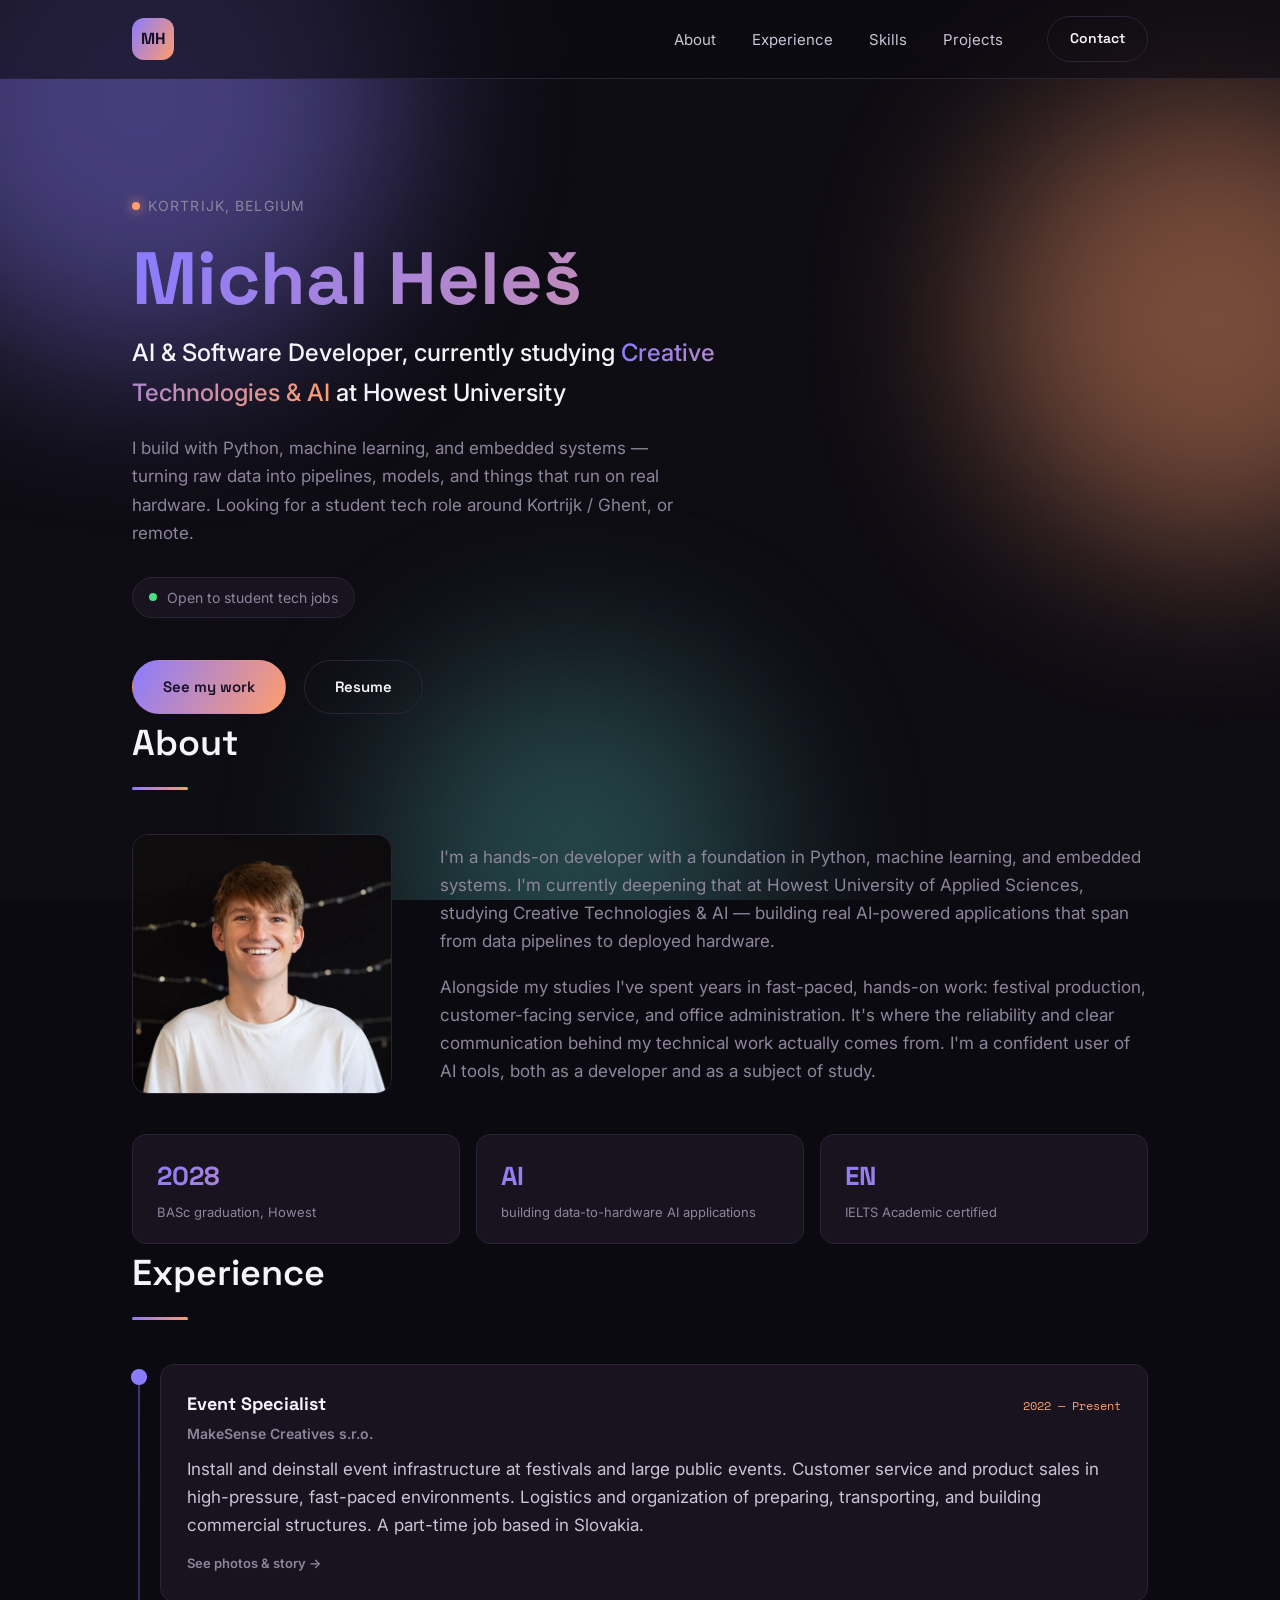
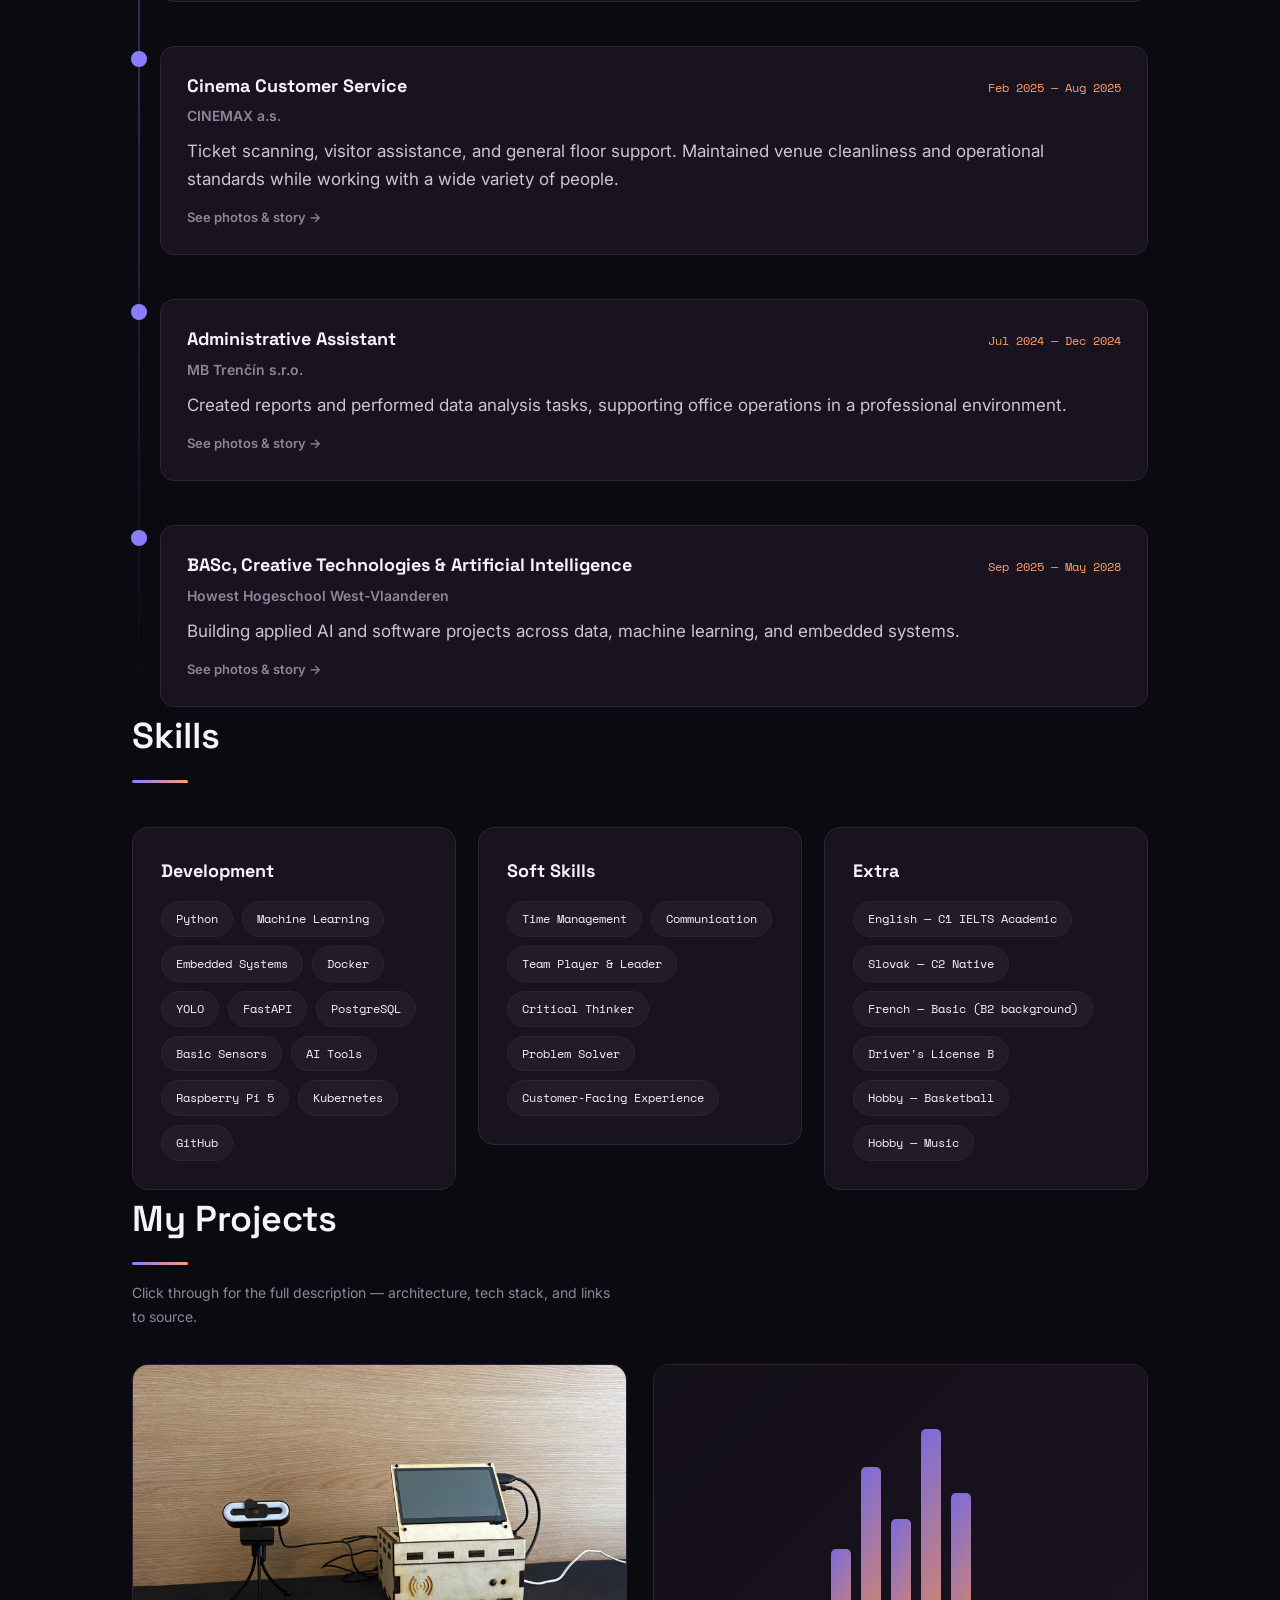
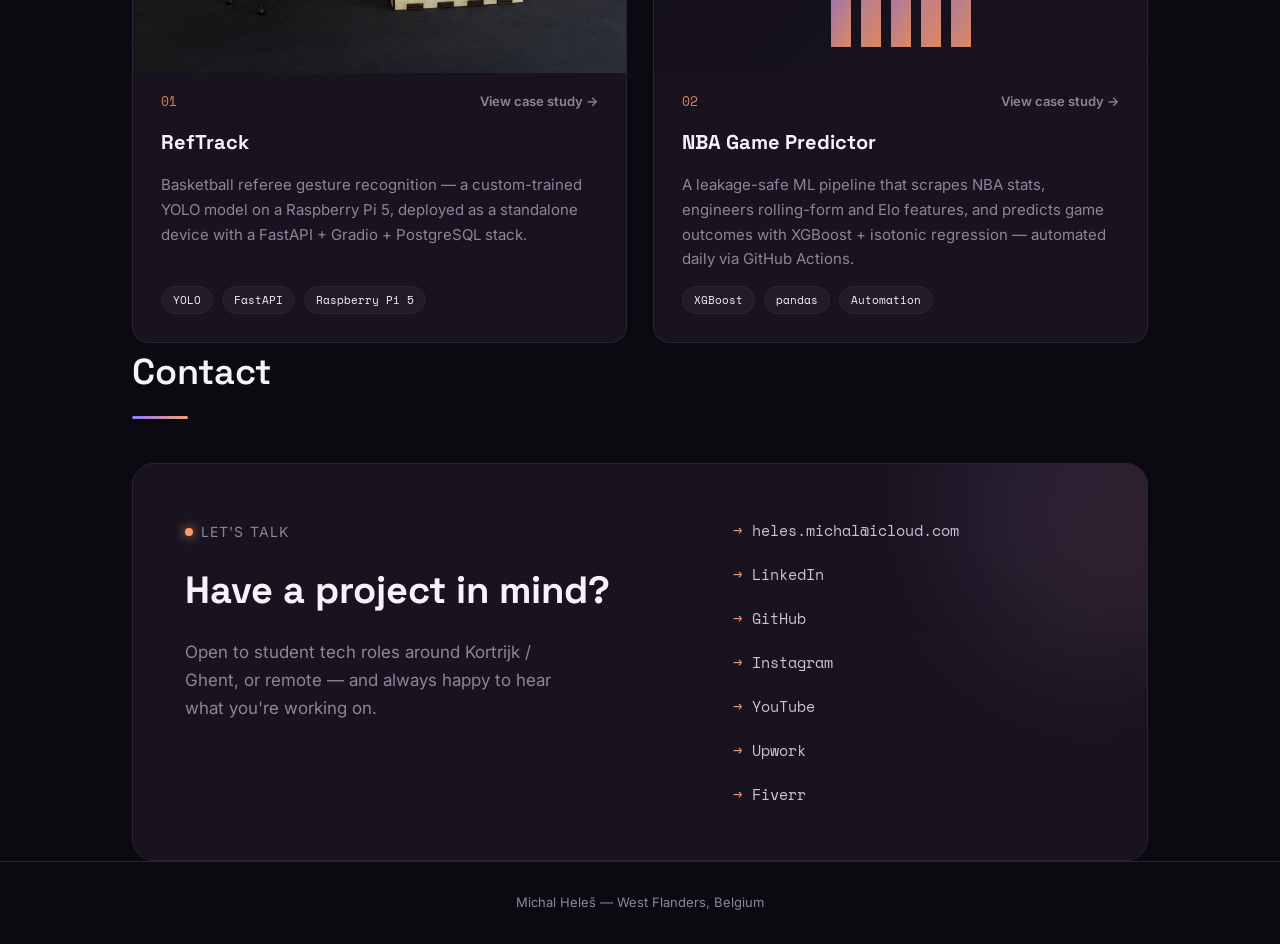
<file: index.html>
<!DOCTYPE html>
<html lang="en">
<head>
<meta charset="UTF-8">
<meta name="viewport" content="width=device-width, initial-scale=1.0">
<title>Michal Heleš — AI & Software Developer</title>
<meta name="description" content="Portfolio of Michal Heleš, AI & Software Developer studying Creative Technologies & AI at Howest University.">
<link rel="canonical" href="https://helesmichal.github.io/">
<meta property="og:type" content="website">
<meta property="og:url" content="https://helesmichal.github.io/">
<meta property="og:title" content="Michal Heleš — AI & Software Developer">
<meta property="og:description" content="Portfolio of Michal Heleš, AI & Software Developer studying Creative Technologies & AI at Howest University.">
<meta property="og:image" content="https://helesmichal.github.io/assets/profile_picture.jpeg">
<meta name="twitter:card" content="summary_large_image">
<meta name="twitter:title" content="Michal Heleš — AI & Software Developer">
<meta name="twitter:description" content="Portfolio of Michal Heleš, AI & Software Developer studying Creative Technologies & AI at Howest University.">
<meta name="twitter:image" content="https://helesmichal.github.io/assets/profile_picture.jpeg">
<link rel="icon" type="image/svg+xml" href="assets/favicon.svg">
<link rel="preconnect" href="https://fonts.googleapis.com">
<link rel="preconnect" href="https://fonts.gstatic.com" crossorigin>
<link href="https://fonts.googleapis.com/css2?family=Space+Grotesk:wght@500;600;700&family=Inter:wght@400;500;600;700&family=Space+Mono:wght@400;700&display=swap" rel="stylesheet">
<link rel="stylesheet" href="css/style.css">
</head>
<body>

<div class="aurora" aria-hidden="true">
  <span class="blob blob-a"></span>
  <span class="blob blob-b"></span>
  <span class="blob blob-c"></span>
</div>
<div class="noise" aria-hidden="true"></div>

<header class="site-header">
  <nav class="nav container">
    <a href="#top" class="logo">MH</a>
    <button class="nav-toggle" id="navToggle" aria-label="Toggle menu" aria-expanded="false">
      <span></span><span></span><span></span>
    </button>
    <ul class="nav-links" id="navLinks">
      <li><a href="#about">About</a></li>
      <li><a href="#experience">Experience</a></li>
      <li><a href="#skills">Skills</a></li>
      <li><a href="#work">Projects</a></li>
      <li><a href="#contact" class="btn btn-outline nav-cta">Contact</a></li>
    </ul>
  </nav>
</header>

<main id="top">

  <section id="hero" class="hero container">
    <p class="eyebrow reveal">Kortrijk, Belgium</p>
    <h1 class="reveal" style="--d:1">Michal Heleš</h1>
    <p class="hero-role reveal" style="--d:2">AI &amp; Software Developer, currently studying <span class="accent">Creative Technologies &amp; AI</span> at Howest University</p>
    <p class="hero-text reveal" style="--d:3">
      I build with Python, machine learning, and embedded systems — turning raw
      data into pipelines, models, and things that run on real hardware.
      Looking for a student tech role around Kortrijk / Ghent, or remote.
    </p>
    <div class="status-badge reveal" style="--d:4">
      <span class="status-dot"></span>
      Open to student tech jobs
    </div>
    <div class="hero-actions reveal" style="--d:5">
      <a href="#work" class="btn btn-primary">See my work</a>
      <a href="Michal_Heles_CV_EN.pdf" class="btn btn-outline" target="_blank" rel="noopener">Resume</a>
    </div>
  </section>

  <section id="about" class="about container">
    <h2 class="section-title reveal">About</h2>
    <div class="about-grid">
      <div class="about-photo reveal">
        <img src="assets/profile_picture.jpeg" alt="Portrait of Michal Heleš">
      </div>
      <div class="about-text reveal">
        <p>
          I'm a hands-on developer with a foundation in Python, machine learning,
          and embedded systems. I'm currently deepening that at Howest University
          of Applied Sciences, studying Creative Technologies &amp; AI — building
          real AI-powered applications that span from data pipelines to deployed
          hardware.
        </p>
        <p>
          Alongside my studies I've spent years in fast-paced, hands-on work:
          festival production, customer-facing service, and office administration.
          It's where the reliability and clear communication behind my technical
          work actually comes from. I'm a confident user of AI tools, both as a
          developer and as a subject of study.
        </p>
      </div>
    </div>
    <div class="about-stats reveal">
      <div class="stat-card">
        <span class="stat-num">2028</span>
        <span class="stat-label">BASc graduation, Howest</span>
      </div>
      <div class="stat-card">
        <span class="stat-num">AI</span>
        <span class="stat-label">building data-to-hardware AI applications</span>
      </div>
      <div class="stat-card">
        <span class="stat-num">EN</span>
        <span class="stat-label">IELTS Academic certified</span>
      </div>
    </div>
  </section>

  <section id="experience" class="experience container">
    <h2 class="section-title reveal">Experience</h2>
    <div class="timeline">

      <div class="timeline-item reveal">
        <div class="timeline-dot"></div>
        <a class="timeline-content" href="experience/makesense-creatives.html">
          <div class="timeline-head">
            <h3>Event Specialist</h3>
            <span class="timeline-date">2022 — Present</span>
          </div>
          <p class="timeline-org">MakeSense Creatives s.r.o.</p>
          <p>
            Install and deinstall event infrastructure at festivals and large public
            events. Customer service and product sales in high-pressure, fast-paced
            environments. Logistics and organization of preparing, transporting, and
            building commercial structures. A part-time job based in Slovakia.
          </p>
          <span class="timeline-cta">See photos &amp; story →</span>
        </a>
      </div>

      <div class="timeline-item reveal">
        <div class="timeline-dot"></div>
        <a class="timeline-content" href="experience/cinemax.html">
          <div class="timeline-head">
            <h3>Cinema Customer Service</h3>
            <span class="timeline-date">Feb 2025 — Aug 2025</span>
          </div>
          <p class="timeline-org">CINEMAX a.s.</p>
          <p>
            Ticket scanning, visitor assistance, and general floor support.
            Maintained venue cleanliness and operational standards while working
            with a wide variety of people.
          </p>
          <span class="timeline-cta">See photos &amp; story →</span>
        </a>
      </div>

      <div class="timeline-item reveal">
        <div class="timeline-dot"></div>
        <a class="timeline-content" href="experience/mb-trencin.html">
          <div class="timeline-head">
            <h3>Administrative Assistant</h3>
            <span class="timeline-date">Jul 2024 — Dec 2024</span>
          </div>
          <p class="timeline-org">MB Trenčín s.r.o.</p>
          <p>
            Created reports and performed data analysis tasks, supporting office
            operations in a professional environment.
          </p>
          <span class="timeline-cta">See photos &amp; story →</span>
        </a>
      </div>

      <div class="timeline-item reveal">
        <div class="timeline-dot"></div>
        <a class="timeline-content" href="experience/howest.html">
          <div class="timeline-head">
            <h3>BASc, Creative Technologies &amp; Artificial Intelligence</h3>
            <span class="timeline-date">Sep 2025 — May 2028</span>
          </div>
          <p class="timeline-org">Howest Hogeschool West-Vlaanderen</p>
          <p>
            Building applied AI and software projects across data, machine
            learning, and embedded systems.
          </p>
          <span class="timeline-cta">See photos &amp; story →</span>
        </a>
      </div>

    </div>
  </section>

  <section id="skills" class="skills container">
    <h2 class="section-title reveal">Skills</h2>
    <div class="skills-grid">
      <div class="skill-card reveal">
        <h3>Development</h3>
        <div class="pill-row">
          <span class="pill">Python</span>
          <span class="pill">Machine Learning</span>
          <span class="pill">Embedded Systems</span>
          <span class="pill">Docker</span>
          <span class="pill">YOLO</span>
          <span class="pill">FastAPI</span>
          <span class="pill">PostgreSQL</span>
          <span class="pill">Basic Sensors</span>
          <span class="pill">AI Tools</span>
          <span class="pill">Raspberry Pi 5</span>
          <span class="pill">Kubernetes</span>
          <span class="pill">GitHub</span>
        </div>
      </div>
      <div class="skill-card reveal">
        <h3>Soft Skills</h3>
        <div class="pill-row">
          <span class="pill">Time Management</span>
          <span class="pill">Communication</span>
          <span class="pill">Team Player &amp; Leader</span>
          <span class="pill">Critical Thinker</span>
          <span class="pill">Problem Solver</span>
          <span class="pill">Customer-Facing Experience</span>
        </div>
      </div>
      <div class="skill-card reveal">
        <h3>Extra</h3>
        <div class="pill-row">
          <span class="pill">English — C1 IELTS Academic</span>
          <span class="pill">Slovak — C2 Native</span>
          <span class="pill">French — Basic (B2 background)</span>
          <span class="pill">Driver's License B</span>
          <span class="pill">Hobby — Basketball</span>
          <span class="pill">Hobby — Music</span>
        </div>
      </div>
    </div>
  </section>

  <section id="work" class="projects container">
    <h2 class="section-title reveal">My Projects</h2>
    <p class="section-note reveal">
      Click through for the full description — architecture, tech stack, and links to source.
    </p>
    <div class="projects-grid">

      <a class="project-card reveal" href="projects/reftrack.html">
        <div class="project-thumb">
          <img src="assets/reftrack/01-setup-wide.jpeg" alt="The RefTrack enclosure with its touchscreen, next to the USB camera on a tripod that watches the referee.">
        </div>
        <div class="project-top">
          <span class="project-index">01</span>
          <span class="project-cta">View case study →</span>
        </div>
        <h3>RefTrack</h3>
        <p>Basketball referee gesture recognition — a custom-trained YOLO model on a Raspberry Pi 5, deployed as a standalone device with a FastAPI + Gradio + PostgreSQL stack.</p>
        <div class="pill-row small">
          <span class="pill">YOLO</span>
          <span class="pill">FastAPI</span>
          <span class="pill">Raspberry Pi 5</span>
        </div>
      </a>

      <a class="project-card reveal" href="projects/nba-predictor.html">
        <div class="project-thumb pattern" aria-hidden="true">
          <span style="height:38%"></span>
          <span style="height:70%"></span>
          <span style="height:50%"></span>
          <span style="height:85%"></span>
          <span style="height:60%"></span>
        </div>
        <div class="project-top">
          <span class="project-index">02</span>
          <span class="project-cta">View case study →</span>
        </div>
        <h3>NBA Game Predictor</h3>
        <p>A leakage-safe ML pipeline that scrapes NBA stats, engineers rolling-form and Elo features, and predicts game outcomes with XGBoost + isotonic regression — automated daily via GitHub Actions.</p>
        <div class="pill-row small">
          <span class="pill">XGBoost</span>
          <span class="pill">pandas</span>
          <span class="pill">Automation</span>
        </div>
      </a>

      <!-- <article class="project-card reveal">
        <div class="project-top">
          <span class="project-index">03</span>
          <div class="project-links">
            <a href="https://github.com/HelesMichal" target="_blank" rel="noopener">GitHub</a>
          </div>
        </div>
        <h3>Project Three</h3>
        <p>Placeholder — a short description of the problem, your approach, and the outcome.</p>
        <div class="pill-row small">
          <span class="pill">Data</span>
          <span class="pill">Pipelines</span>
        </div>
      </article> -->

    </div>
  </section>

  <section id="contact" class="contact container">
    <h2 class="section-title reveal">Contact</h2>
    <div class="contact-card reveal">
      <div class="contact-card-text">
        <p class="eyebrow contact-eyebrow">Let's talk</p>
        <h3 class="contact-title">Have a project in mind?</h3>
        <p class="contact-text">
          Open to student tech roles around Kortrijk / Ghent, or remote —
          and always happy to hear what you're working on.
        </p>
      </div>
      <ul class="contact-links">
        <li><a href="mailto:heles.michal@icloud.com"><span class="link-arrow">→</span>heles.michal@icloud.com</a></li>
        <li><a href="https://www.linkedin.com/in/michal-heleš" target="_blank" rel="noopener"><span class="link-arrow">→</span>LinkedIn</a></li>
        <li><a href="https://github.com/HelesMichal" target="_blank" rel="noopener"><span class="link-arrow">→</span>GitHub</a></li>
        <li><a href="https://www.instagram.com/heles_michal/" target="_blank" rel="noopener"><span class="link-arrow">→</span>Instagram</a></li>
        <li><a href="https://www.youtube.com/@MichalHeleš-05" target="_blank" rel="noopener"><span class="link-arrow">→</span>YouTube</a></li>
        <li><a href="https://www.upwork.com/freelancers/~01b5a41d406eb10c4b" target="_blank" rel="noopener"><span class="link-arrow">→</span>Upwork</a></li>
        <li><a href="https://www.fiverr.com/michal_heles" target="_blank" rel="noopener"><span class="link-arrow">→</span>Fiverr</a></li>
      </ul>
    </div>
  </section>

</main>

<footer class="site-footer">
  <div class="container footer-inner">
    <p>Michal Heleš — West Flanders, Belgium</p>
  </div>
</footer>

<script src="js/script.js"></script>
</body>
</html>
</file>
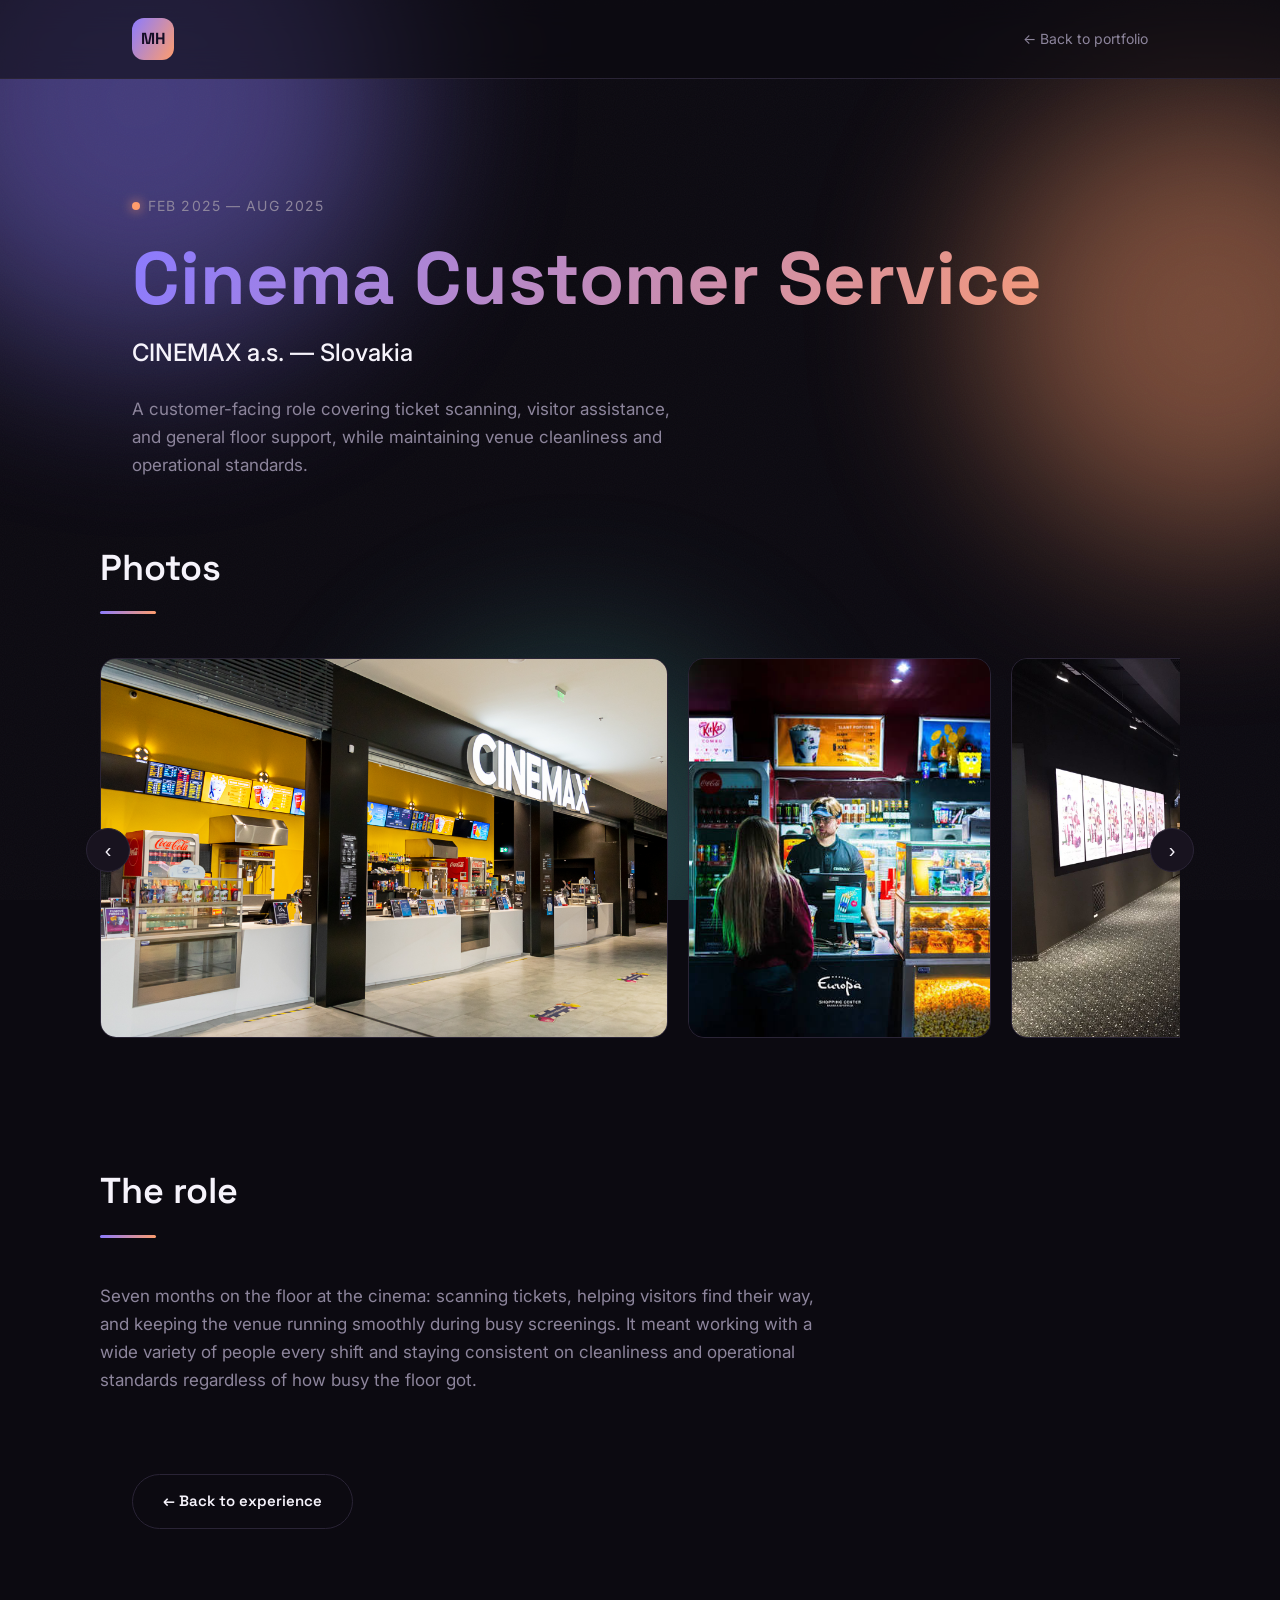
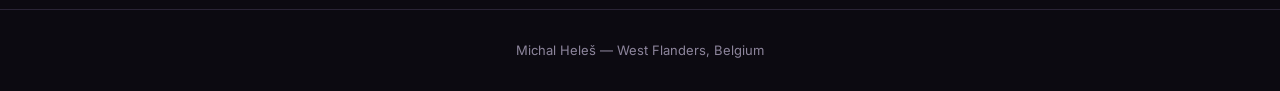
<file: experience/cinemax.html>
<!DOCTYPE html>
<html lang="en">
<head>
<meta charset="UTF-8">
<meta name="viewport" content="width=device-width, initial-scale=1.0">
<title>Cinema Customer Service @ CINEMAX | Michal Heleš</title>
<meta name="description" content="Michal Heleš's work in Cinema Customer Service at CINEMAX a.s. — ticket scanning, visitor assistance, and floor support.">
<link rel="canonical" href="https://helesmichal.github.io/experience/cinemax.html">
<meta property="og:type" content="article">
<meta property="og:url" content="https://helesmichal.github.io/experience/cinemax.html">
<meta property="og:title" content="Cinema Customer Service @ CINEMAX — Michal Heleš">
<meta property="og:description" content="Ticket scanning, visitor assistance, and general floor support at CINEMAX a.s.">
<meta property="og:image" content="https://helesmichal.github.io/assets/experience/cinemax/01-entrance.jpg">
<meta name="twitter:card" content="summary_large_image">
<meta name="twitter:title" content="Cinema Customer Service @ CINEMAX — Michal Heleš">
<meta name="twitter:description" content="Ticket scanning, visitor assistance, and general floor support at CINEMAX a.s.">
<meta name="twitter:image" content="https://helesmichal.github.io/assets/experience/cinemax/01-entrance.jpg">
<link rel="icon" type="image/svg+xml" href="../assets/favicon.svg">
<link rel="preconnect" href="https://fonts.googleapis.com">
<link rel="preconnect" href="https://fonts.gstatic.com" crossorigin>
<link href="https://fonts.googleapis.com/css2?family=Space+Grotesk:wght@500;600;700&family=Inter:wght@400;500;600;700&family=Space+Mono:wght@400;700&display=swap" rel="stylesheet">
<link rel="stylesheet" href="../css/style.css">
</head>
<body>

<div class="aurora" aria-hidden="true">
  <span class="blob blob-a"></span>
  <span class="blob blob-b"></span>
  <span class="blob blob-c"></span>
</div>
<div class="noise" aria-hidden="true"></div>

<header class="site-header">
  <nav class="nav container">
    <a href="../index.html#top" class="logo">MH</a>
    <a href="../index.html#experience" class="back-link">← Back to portfolio</a>
  </nav>
</header>

<main>

  <section class="project-hero container">
    <p class="eyebrow reveal">Feb 2025 — Aug 2025</p>
    <h1 class="reveal" style="--d:1">Cinema Customer Service</h1>
    <p class="hero-role reveal" style="--d:2">CINEMAX a.s. — Slovakia</p>
    <p class="hero-text reveal" style="--d:3">
      A customer-facing role covering ticket scanning, visitor assistance, and
      general floor support, while maintaining venue cleanliness and operational
      standards.
    </p>
  </section>

  <section class="content-section container">
    <h2 class="section-title reveal">Photos</h2>
    <div class="carousel reveal">
      <button type="button" class="carousel-arrow prev" aria-label="Previous image">‹</button>
      <div class="carousel-track">
        <div class="carousel-slide"><img src="../assets/experience/cinemax/01-entrance.jpg" alt="The CINEMAX entrance and concession stand, with the illuminated CINEMAX sign."></div>
        <div class="carousel-slide"><img src="../assets/experience/cinemax/02-concession-counter.jpg" alt="A CINEMAX staff member serving a customer at the concession counter."></div>
        <div class="carousel-slide"><img src="../assets/experience/cinemax/03-lobby-posters.jpg" alt="The CINEMAX lobby corridor, lined with movie posters and screening room entrances."></div>
        <div class="carousel-slide"><img src="../assets/experience/cinemax/04-screening-room-doors.jpg" alt="Screening room entrance doors in the CINEMAX lobby, marked A and B."></div>
        <div class="carousel-slide"><img src="../assets/experience/cinemax/05-auditorium-seating.jpg" alt="Rows of empty auditorium seating in a CINEMAX screening room."></div>
        <div class="carousel-slide"><img src="../assets/experience/cinemax/06-full-audience.jpg" alt="A full audience seated in a CINEMAX screening room before a show."></div>
      </div>
      <button type="button" class="carousel-arrow next" aria-label="Next image">›</button>
    </div>
  </section>

  <section class="content-section container">
    <h2 class="section-title reveal">The role</h2>
    <p class="reveal">
      Seven months on the floor at the cinema: scanning tickets, helping visitors find
      their way, and keeping the venue running smoothly during busy screenings.
      It meant working with a wide variety of people every shift and staying
      consistent on cleanliness and operational standards regardless of how busy
      the floor got.
    </p>
  </section>

  <div class="container">
    <a href="../index.html#experience" class="btn btn-outline back-cta reveal">← Back to experience</a>
  </div>

</main>

<footer class="site-footer">
  <div class="container footer-inner">
    <p>Michal Heleš — West Flanders, Belgium</p>
  </div>
</footer>

<script src="../js/script.js"></script>
<script src="../js/project-detail.js"></script>
</body>
</html>
</file>
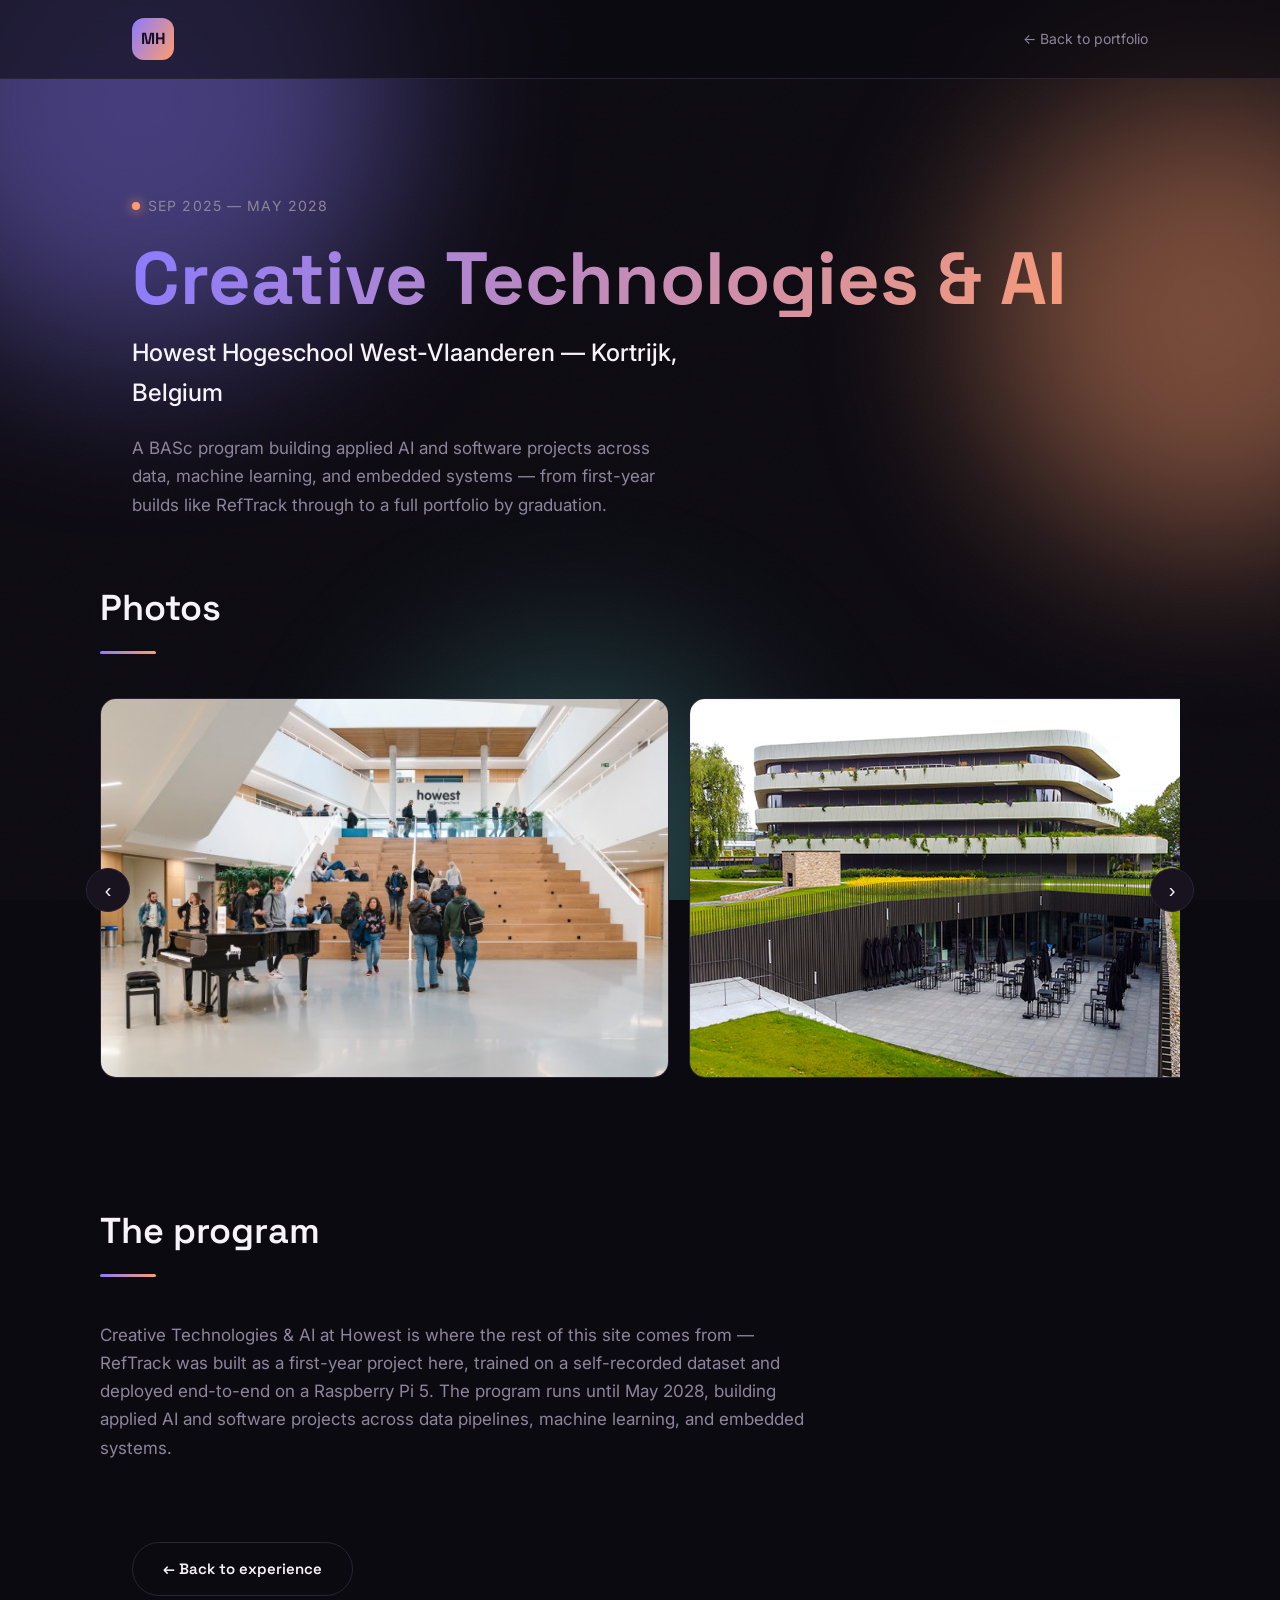
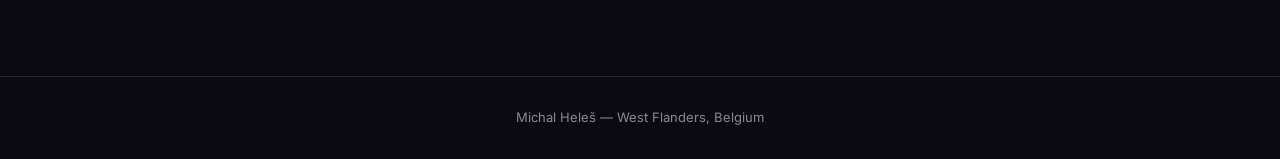
<file: experience/howest.html>
<!DOCTYPE html>
<html lang="en">
<head>
<meta charset="UTF-8">
<meta name="viewport" content="width=device-width, initial-scale=1.0">
<title>BASc Creative Technologies & AI @ Howest | Michal Heleš</title>
<meta name="description" content="Michal Heleš is studying Creative Technologies & Artificial Intelligence (BASc) at Howest Hogeschool West-Vlaanderen, Kortrijk.">
<link rel="canonical" href="https://helesmichal.github.io/experience/howest.html">
<meta property="og:type" content="article">
<meta property="og:url" content="https://helesmichal.github.io/experience/howest.html">
<meta property="og:title" content="BASc Creative Technologies & AI @ Howest — Michal Heleš">
<meta property="og:description" content="Building applied AI and software projects across data, machine learning, and embedded systems.">
<meta property="og:image" content="https://helesmichal.github.io/assets/experience/howest/01-penta-atrium.jpg">
<meta name="twitter:card" content="summary_large_image">
<meta name="twitter:title" content="BASc Creative Technologies & AI @ Howest — Michal Heleš">
<meta name="twitter:description" content="Building applied AI and software projects across data, machine learning, and embedded systems.">
<meta name="twitter:image" content="https://helesmichal.github.io/assets/experience/howest/01-penta-atrium.jpg">
<link rel="icon" type="image/svg+xml" href="../assets/favicon.svg">
<link rel="preconnect" href="https://fonts.googleapis.com">
<link rel="preconnect" href="https://fonts.gstatic.com" crossorigin>
<link href="https://fonts.googleapis.com/css2?family=Space+Grotesk:wght@500;600;700&family=Inter:wght@400;500;600;700&family=Space+Mono:wght@400;700&display=swap" rel="stylesheet">
<link rel="stylesheet" href="../css/style.css">
</head>
<body>

<div class="aurora" aria-hidden="true">
  <span class="blob blob-a"></span>
  <span class="blob blob-b"></span>
  <span class="blob blob-c"></span>
</div>
<div class="noise" aria-hidden="true"></div>

<header class="site-header">
  <nav class="nav container">
    <a href="../index.html#top" class="logo">MH</a>
    <a href="../index.html#experience" class="back-link">← Back to portfolio</a>
  </nav>
</header>

<main>

  <section class="project-hero container">
    <p class="eyebrow reveal">Sep 2025 — May 2028</p>
    <h1 class="reveal" style="--d:1">Creative Technologies &amp; AI</h1>
    <p class="hero-role reveal" style="--d:2">Howest Hogeschool West-Vlaanderen — Kortrijk, Belgium</p>
    <p class="hero-text reveal" style="--d:3">
      A BASc program building applied AI and software projects across data,
      machine learning, and embedded systems — from first-year builds like RefTrack
      through to a full portfolio by graduation.
    </p>
  </section>

  <section class="content-section container">
    <h2 class="section-title reveal">Photos</h2>
    <div class="carousel reveal">
      <button type="button" class="carousel-arrow prev" aria-label="Previous image">‹</button>
      <div class="carousel-track">
        <div class="carousel-slide"><img src="../assets/experience/howest/01-penta-atrium.jpg" alt="The atrium of The Penta building at Howest, with students on the wooden steps and a piano in the foreground."></div>
        <div class="carousel-slide"><img src="../assets/experience/howest/02-campus-exterior-penta.webp" alt="The exterior of The Penta building at Howest Kortrijk, with its rooftop terrace and green facade."></div>
        <div class="carousel-slide"><img src="../assets/experience/howest/03-campus-building-a.jpg" alt="Exterior view of Building A on the Howest Kortrijk campus."></div>
        <div class="carousel-slide"><img src="../assets/experience/howest/04-classroom-interior.jpg" alt="A modern classroom and study space on the Howest campus."></div>
      </div>
      <button type="button" class="carousel-arrow next" aria-label="Next image">›</button>
    </div>
  </section>

  <section class="content-section container">
    <h2 class="section-title reveal">The program</h2>
    <p class="reveal">
      Creative Technologies &amp; AI at Howest is where the rest of this site comes
      from — RefTrack was built as a first-year project here, trained on a
      self-recorded dataset and deployed end-to-end on a Raspberry Pi 5. The program
      runs until May 2028, building applied AI and software projects across data
      pipelines, machine learning, and embedded systems.
    </p>
  </section>

  <div class="container">
    <a href="../index.html#experience" class="btn btn-outline back-cta reveal">← Back to experience</a>
  </div>

</main>

<footer class="site-footer">
  <div class="container footer-inner">
    <p>Michal Heleš — West Flanders, Belgium</p>
  </div>
</footer>

<script src="../js/script.js"></script>
<script src="../js/project-detail.js"></script>
</body>
</html>
</file>
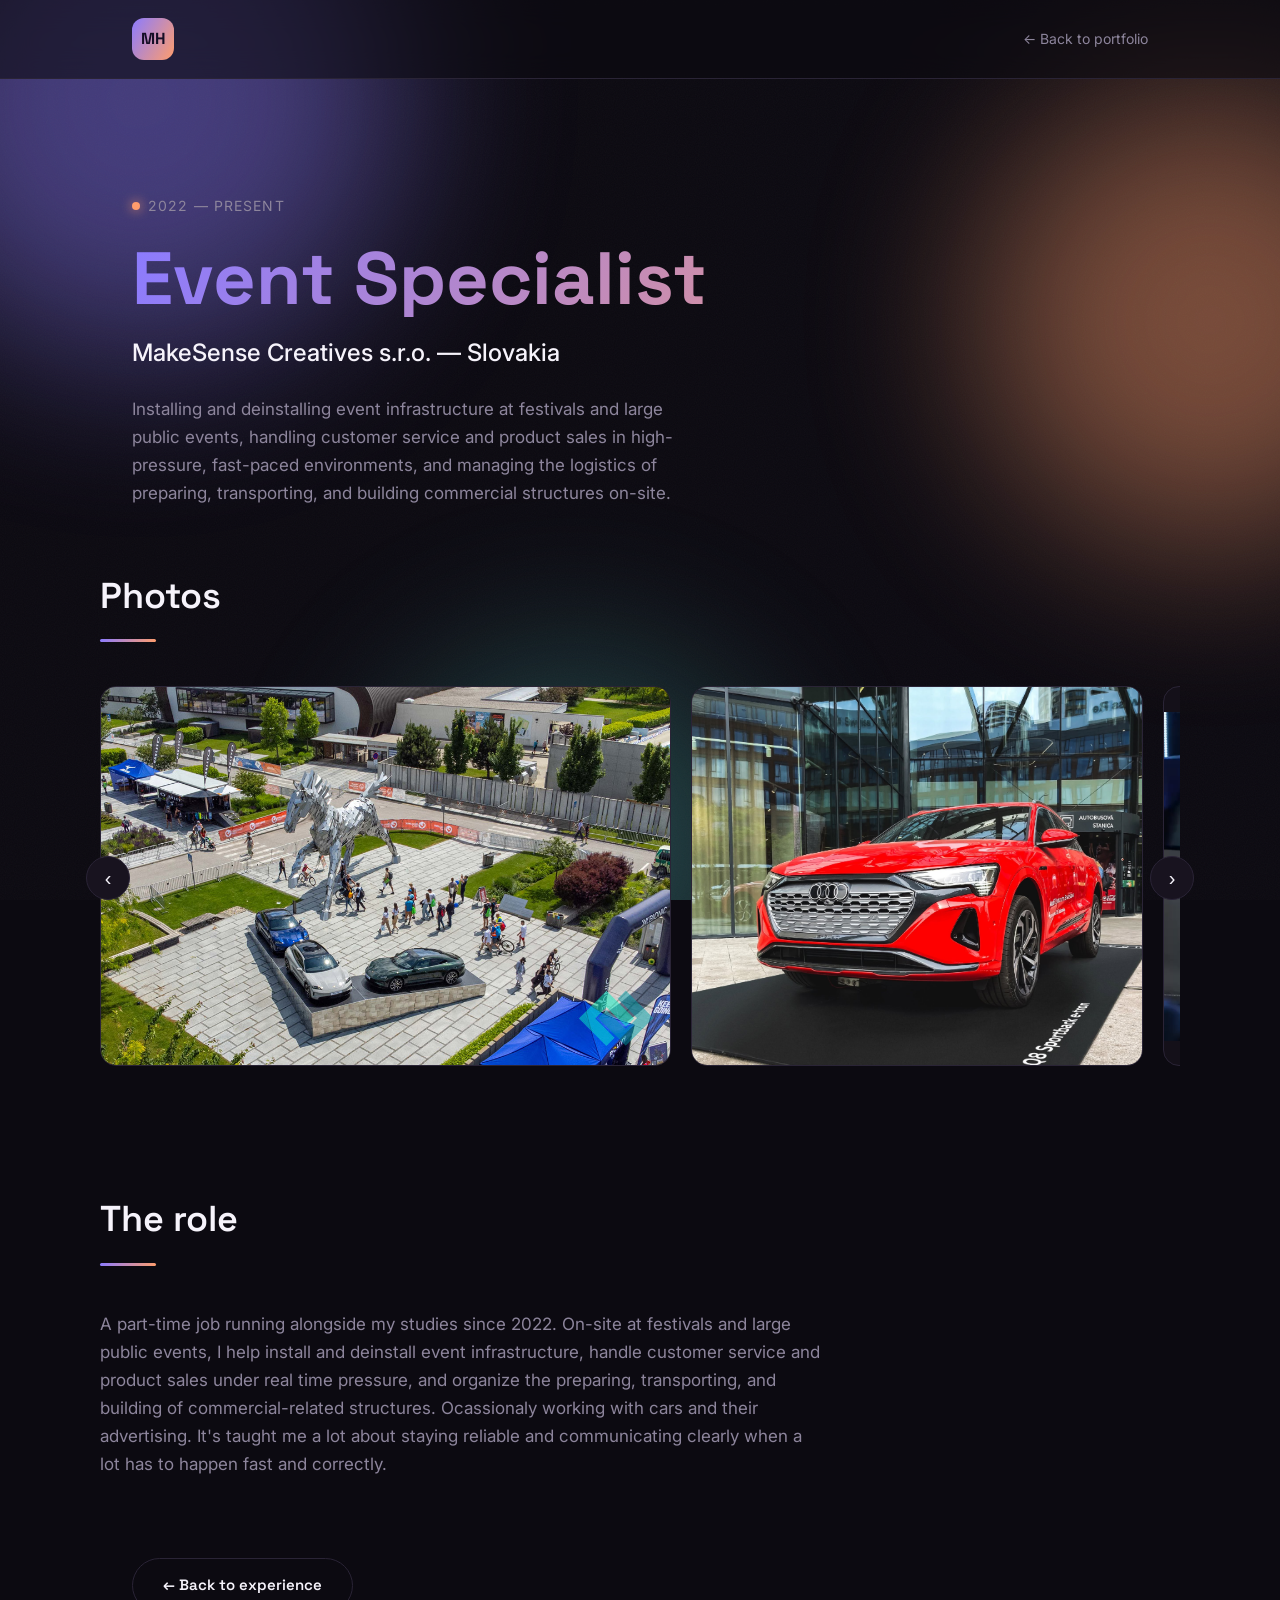
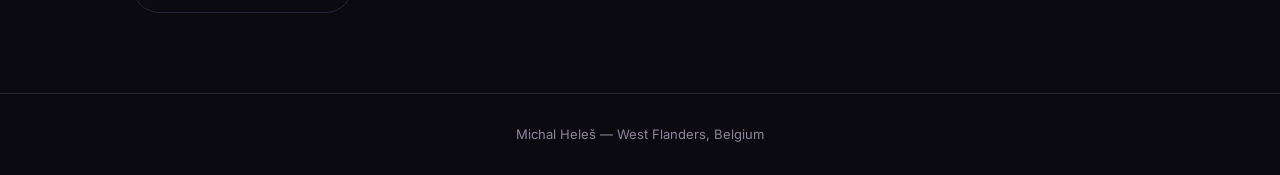
<file: experience/makesense-creatives.html>
<!DOCTYPE html>
<html lang="en">
<head>
<meta charset="UTF-8">
<meta name="viewport" content="width=device-width, initial-scale=1.0">
<title>Event Specialist @ MakeSense Creatives | Michal Heleš</title>
<meta name="description" content="Michal Heleš's work as an Event Specialist at MakeSense Creatives s.r.o. — building and running event infrastructure at festivals and large public events.">
<link rel="canonical" href="https://helesmichal.github.io/experience/makesense-creatives.html">
<meta property="og:type" content="article">
<meta property="og:url" content="https://helesmichal.github.io/experience/makesense-creatives.html">
<meta property="og:title" content="Event Specialist @ MakeSense Creatives — Michal Heleš">
<meta property="og:description" content="Building and running event infrastructure at festivals and large public events.">
<meta property="og:image" content="https://helesmichal.github.io/assets/experience/makesense-creatives/01-event-venue.jpg">
<meta name="twitter:card" content="summary_large_image">
<meta name="twitter:title" content="Event Specialist @ MakeSense Creatives — Michal Heleš">
<meta name="twitter:description" content="Building and running event infrastructure at festivals and large public events.">
<meta name="twitter:image" content="https://helesmichal.github.io/assets/experience/makesense-creatives/01-event-venue.jpg">
<link rel="icon" type="image/svg+xml" href="../assets/favicon.svg">
<link rel="preconnect" href="https://fonts.googleapis.com">
<link rel="preconnect" href="https://fonts.gstatic.com" crossorigin>
<link href="https://fonts.googleapis.com/css2?family=Space+Grotesk:wght@500;600;700&family=Inter:wght@400;500;600;700&family=Space+Mono:wght@400;700&display=swap" rel="stylesheet">
<link rel="stylesheet" href="../css/style.css">
</head>
<body>

<div class="aurora" aria-hidden="true">
  <span class="blob blob-a"></span>
  <span class="blob blob-b"></span>
  <span class="blob blob-c"></span>
</div>
<div class="noise" aria-hidden="true"></div>

<header class="site-header">
  <nav class="nav container">
    <a href="../index.html#top" class="logo">MH</a>
    <a href="../index.html#experience" class="back-link">← Back to portfolio</a>
  </nav>
</header>

<main>

  <section class="project-hero container">
    <p class="eyebrow reveal">2022 — Present</p>
    <h1 class="reveal" style="--d:1">Event Specialist</h1>
    <p class="hero-role reveal" style="--d:2">MakeSense Creatives s.r.o. — Slovakia</p>
    <p class="hero-text reveal" style="--d:3">
      Installing and deinstalling event infrastructure at festivals and large public
      events, handling customer service and product sales in high-pressure,
      fast-paced environments, and managing the logistics of preparing, transporting,
      and building commercial structures on-site.
    </p>
  </section>

  <section class="content-section container">
    <h2 class="section-title reveal">Photos</h2>
    <div class="carousel reveal">
      <button type="button" class="carousel-arrow prev" aria-label="Previous image">‹</button>
      <div class="carousel-track">
        <div class="carousel-slide"><img src="../assets/experience/makesense-creatives/01-event-venue.jpg" alt="Aerial view of the festival venue, with a car brand display set up in the main square."></div>
        <div class="carousel-slide"><img src="../assets/experience/makesense-creatives/02-audi-display.png" alt="An Audi Q8 Sportback e-tron on a branded display mat, part of a car brand activation build."></div>
        <div class="carousel-slide"><img src="../assets/experience/makesense-creatives/03-byd-launch.png" alt="A car launch event on stage with dramatic lighting, presenting a new model to an audience."></div>
        <div class="carousel-slide"><img src="../assets/experience/makesense-creatives/04-festival-stall-build.png" alt="A festival food stall setup, part of the commercial structures built and installed for events."></div>
      </div>
      <button type="button" class="carousel-arrow next" aria-label="Next image">›</button>
    </div>
  </section>

  <section class="content-section container">
    <h2 class="section-title reveal">The role</h2>
    <p class="reveal">
      A part-time job running alongside my studies since 2022. On-site at festivals
      and large public events, I help install and deinstall event infrastructure,
      handle customer service and product sales under real time pressure, and
      organize the preparing, transporting, and building of commercial-related
      structures. Ocassionaly working with cars and their advertising. It's taught 
      me a lot about staying reliable and communicating clearly when a lot has to 
      happen fast and correctly.
    </p>
  </section>

  <div class="container">
    <a href="../index.html#experience" class="btn btn-outline back-cta reveal">← Back to experience</a>
  </div>

</main>

<footer class="site-footer">
  <div class="container footer-inner">
    <p>Michal Heleš — West Flanders, Belgium</p>
  </div>
</footer>

<script src="../js/script.js"></script>
<script src="../js/project-detail.js"></script>
</body>
</html>
</file>
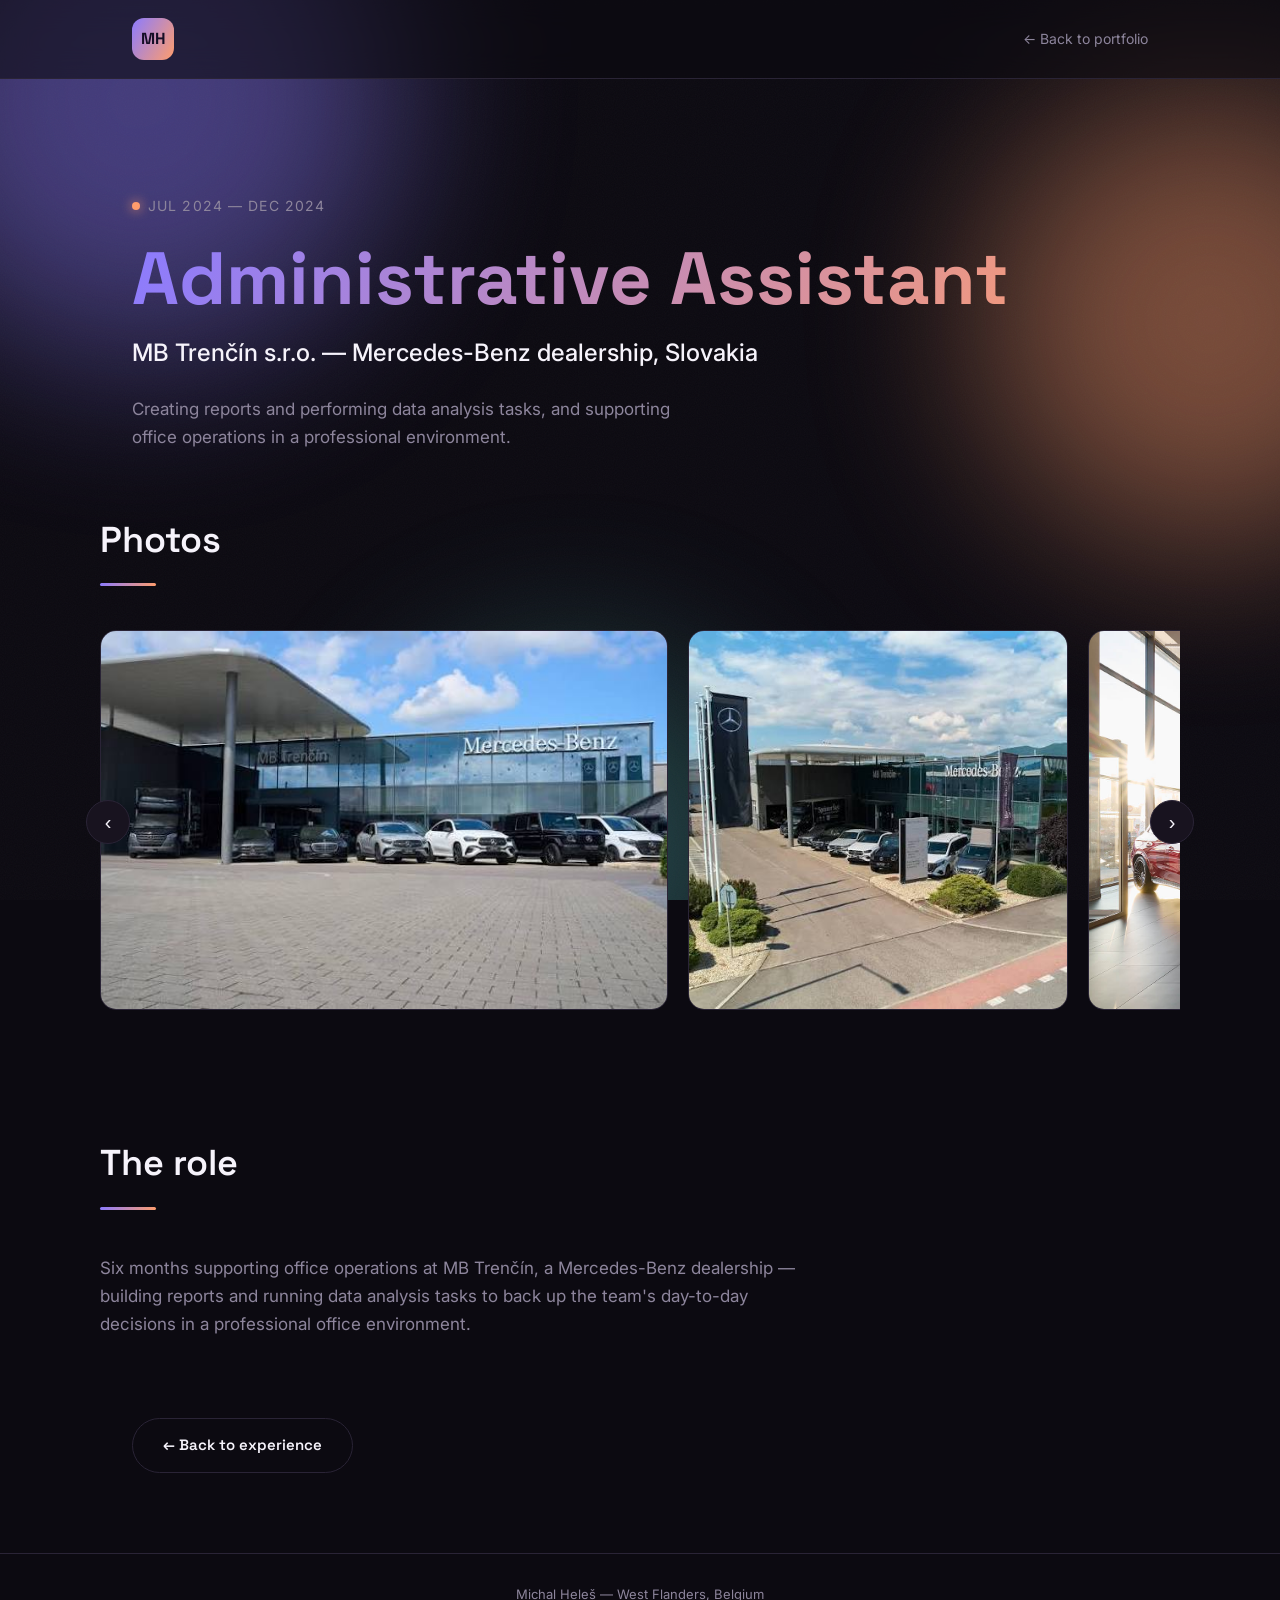
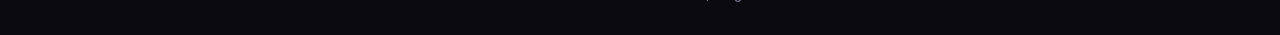
<file: experience/mb-trencin.html>
<!DOCTYPE html>
<html lang="en">
<head>
<meta charset="UTF-8">
<meta name="viewport" content="width=device-width, initial-scale=1.0">
<title>Administrative Assistant @ MB Trenčín | Michal Heleš</title>
<meta name="description" content="Michal Heleš's work as an Administrative Assistant at MB Trenčín s.r.o. — reports, data analysis, and office operations.">
<link rel="canonical" href="https://helesmichal.github.io/experience/mb-trencin.html">
<meta property="og:type" content="article">
<meta property="og:url" content="https://helesmichal.github.io/experience/mb-trencin.html">
<meta property="og:title" content="Administrative Assistant @ MB Trenčín — Michal Heleš">
<meta property="og:description" content="Creating reports and performing data analysis tasks, supporting office operations in a professional environment.">
<meta property="og:image" content="https://helesmichal.github.io/assets/experience/mb-trencin/01-dealership-exterior.jpg">
<meta name="twitter:card" content="summary_large_image">
<meta name="twitter:title" content="Administrative Assistant @ MB Trenčín — Michal Heleš">
<meta name="twitter:description" content="Creating reports and performing data analysis tasks, supporting office operations in a professional environment.">
<meta name="twitter:image" content="https://helesmichal.github.io/assets/experience/mb-trencin/01-dealership-exterior.jpg">
<link rel="icon" type="image/svg+xml" href="../assets/favicon.svg">
<link rel="preconnect" href="https://fonts.googleapis.com">
<link rel="preconnect" href="https://fonts.gstatic.com" crossorigin>
<link href="https://fonts.googleapis.com/css2?family=Space+Grotesk:wght@500;600;700&family=Inter:wght@400;500;600;700&family=Space+Mono:wght@400;700&display=swap" rel="stylesheet">
<link rel="stylesheet" href="../css/style.css">
</head>
<body>

<div class="aurora" aria-hidden="true">
  <span class="blob blob-a"></span>
  <span class="blob blob-b"></span>
  <span class="blob blob-c"></span>
</div>
<div class="noise" aria-hidden="true"></div>

<header class="site-header">
  <nav class="nav container">
    <a href="../index.html#top" class="logo">MH</a>
    <a href="../index.html#experience" class="back-link">← Back to portfolio</a>
  </nav>
</header>

<main>

  <section class="project-hero container">
    <p class="eyebrow reveal">Jul 2024 — Dec 2024</p>
    <h1 class="reveal" style="--d:1">Administrative Assistant</h1>
    <p class="hero-role reveal" style="--d:2">MB Trenčín s.r.o. — Mercedes-Benz dealership, Slovakia</p>
    <p class="hero-text reveal" style="--d:3">
      Creating reports and performing data analysis tasks, and supporting office
      operations in a professional environment.
    </p>
  </section>

  <section class="content-section container">
    <h2 class="section-title reveal">Photos</h2>
    <div class="carousel reveal">
      <button type="button" class="carousel-arrow prev" aria-label="Previous image">‹</button>
      <div class="carousel-track">
        <div class="carousel-slide"><img src="../assets/experience/mb-trencin/01-dealership-exterior.jpg" alt="The MB Trenčín Mercedes-Benz dealership building exterior, with cars parked out front."></div>
        <div class="carousel-slide"><img src="../assets/experience/mb-trencin/02-dealership-aerial.jpg" alt="A wider exterior view of the MB Trenčín dealership, with the Mercedes-Benz flag and showroom glass front."></div>
        <div class="carousel-slide"><img src="../assets/experience/mb-trencin/03-showroom-interior.jpg" alt="Inside the MB Trenčín showroom, with new Mercedes-Benz models on display and staff at the reception desk."></div>
      </div>
      <button type="button" class="carousel-arrow next" aria-label="Next image">›</button>
    </div>
  </section>

  <section class="content-section container">
    <h2 class="section-title reveal">The role</h2>
    <p class="reveal">
      Six months supporting office operations at MB Trenčín, a Mercedes-Benz
      dealership — building reports and running data analysis tasks to back up the
      team's day-to-day decisions in a professional office environment.
    </p>
  </section>

  <div class="container">
    <a href="../index.html#experience" class="btn btn-outline back-cta reveal">← Back to experience</a>
  </div>

</main>

<footer class="site-footer">
  <div class="container footer-inner">
    <p>Michal Heleš — West Flanders, Belgium</p>
  </div>
</footer>

<script src="../js/script.js"></script>
<script src="../js/project-detail.js"></script>
</body>
</html>
</file>
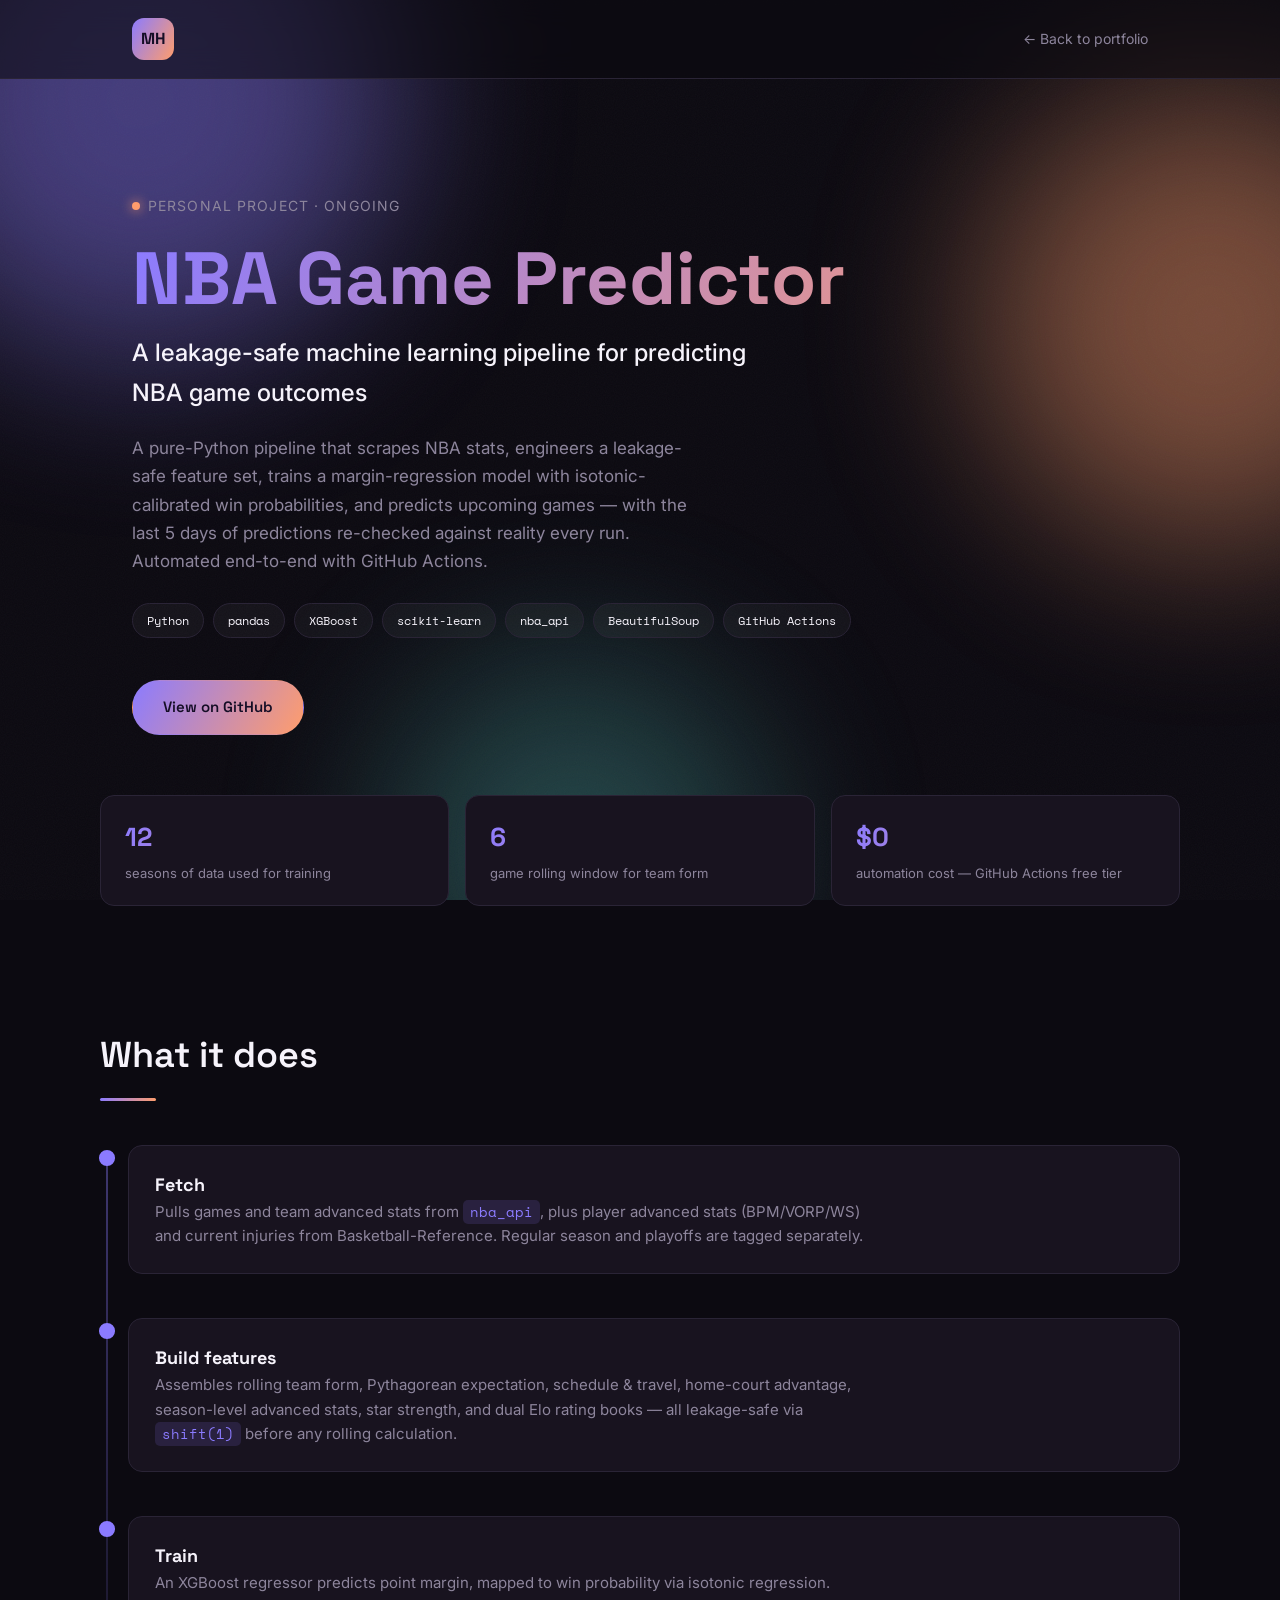
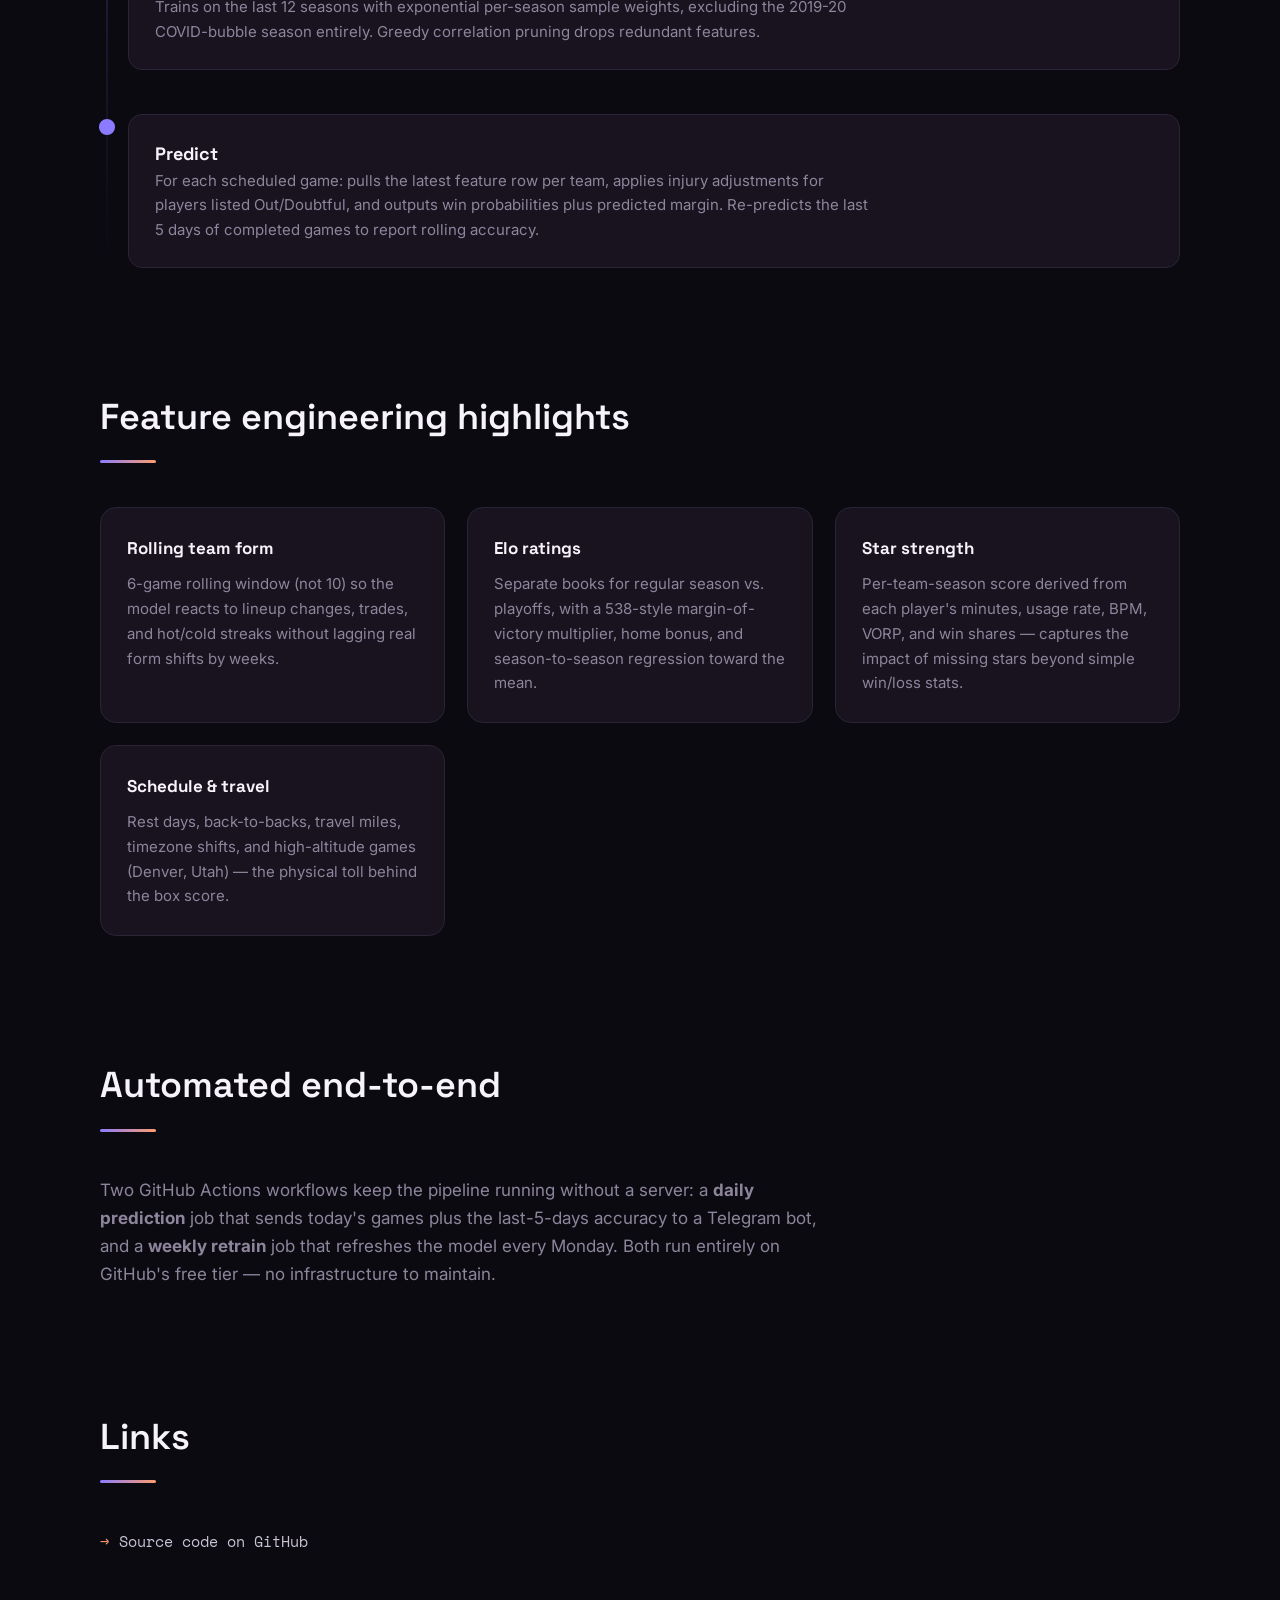
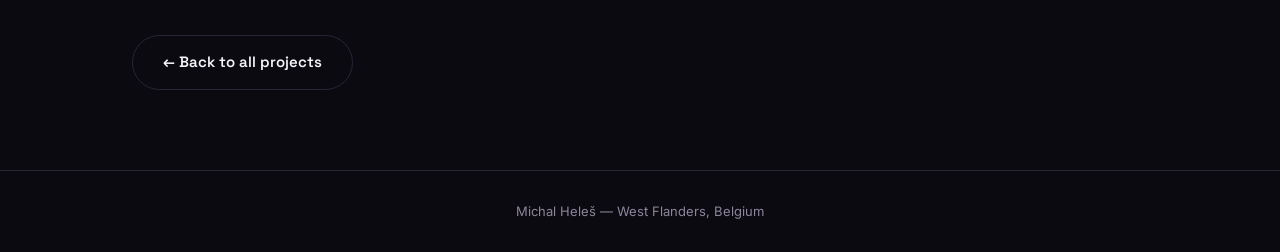
<file: projects/nba-predictor.html>
<!DOCTYPE html>
<html lang="en">
<head>
<meta charset="UTF-8">
<meta name="viewport" content="width=device-width, initial-scale=1.0">
<title>NBA Game Predictor | Michal Heleš</title>
<meta name="description" content="A leakage-safe NBA game prediction pipeline: scrapes stats, trains an XGBoost margin model with isotonic-calibrated win probabilities, and automates daily predictions via GitHub Actions.">
<link rel="canonical" href="https://helesmichal.github.io/projects/nba-predictor.html">
<meta property="og:type" content="article">
<meta property="og:url" content="https://helesmichal.github.io/projects/nba-predictor.html">
<meta property="og:title" content="NBA Game Predictor — Michal Heleš">
<meta property="og:description" content="A leakage-safe NBA game prediction pipeline: scrapes stats, trains an XGBoost margin model with isotonic-calibrated win probabilities, and automates daily predictions via GitHub Actions.">
<meta property="og:image" content="https://helesmichal.github.io/assets/profile_picture.jpeg">
<meta name="twitter:card" content="summary_large_image">
<meta name="twitter:title" content="NBA Game Predictor — Michal Heleš">
<meta name="twitter:description" content="A leakage-safe NBA game prediction pipeline: scrapes stats, trains an XGBoost margin model with isotonic-calibrated win probabilities, and automates daily predictions via GitHub Actions.">
<meta name="twitter:image" content="https://helesmichal.github.io/assets/profile_picture.jpeg">
<link rel="icon" type="image/svg+xml" href="../assets/favicon.svg">
<link rel="preconnect" href="https://fonts.googleapis.com">
<link rel="preconnect" href="https://fonts.gstatic.com" crossorigin>
<link href="https://fonts.googleapis.com/css2?family=Space+Grotesk:wght@500;600;700&family=Inter:wght@400;500;600;700&family=Space+Mono:wght@400;700&display=swap" rel="stylesheet">
<link rel="stylesheet" href="../css/style.css">
</head>
<body>

<div class="aurora" aria-hidden="true">
  <span class="blob blob-a"></span>
  <span class="blob blob-b"></span>
  <span class="blob blob-c"></span>
</div>
<div class="noise" aria-hidden="true"></div>

<header class="site-header">
  <nav class="nav container">
    <a href="../index.html#top" class="logo">MH</a>
    <a href="../index.html#work" class="back-link">← Back to portfolio</a>
  </nav>
</header>

<main>

  <section class="project-hero container">
    <p class="eyebrow reveal">Personal project · ongoing</p>
    <h1 class="reveal" style="--d:1">NBA Game Predictor</h1>
    <p class="hero-role reveal" style="--d:2">A leakage-safe machine learning pipeline for predicting NBA game outcomes</p>
    <p class="hero-text reveal" style="--d:3">
      A pure-Python pipeline that scrapes NBA stats, engineers a leakage-safe feature
      set, trains a margin-regression model with isotonic-calibrated win probabilities,
      and predicts upcoming games — with the last 5 days of predictions re-checked
      against reality every run. Automated end-to-end with GitHub Actions.
    </p>
    <div class="pill-row reveal" style="--d:4">
      <span class="pill">Python</span>
      <span class="pill">pandas</span>
      <span class="pill">XGBoost</span>
      <span class="pill">scikit-learn</span>
      <span class="pill">nba_api</span>
      <span class="pill">BeautifulSoup</span>
      <span class="pill">GitHub Actions</span>
    </div>
    <div class="hero-actions reveal" style="--d:5">
      <a href="https://github.com/HelesMichal/nba_predictor_v2" target="_blank" rel="noopener" class="btn btn-primary">View on GitHub</a>
    </div>
  </section>

  <section class="content-section container">
    <div class="about-stats stat-row reveal">
      <div class="stat-card">
        <span class="stat-num">12</span>
        <span class="stat-label">seasons of data used for training</span>
      </div>
      <div class="stat-card">
        <span class="stat-num">6</span>
        <span class="stat-label">game rolling window for team form</span>
      </div>
      <div class="stat-card">
        <span class="stat-num">$0</span>
        <span class="stat-label">automation cost — GitHub Actions free tier</span>
      </div>
    </div>
  </section>

  <section class="content-section container">
    <h2 class="section-title reveal">What it does</h2>
    <div class="timeline">
      <div class="timeline-item reveal">
        <div class="timeline-dot"></div>
        <div class="timeline-content">
          <div class="timeline-head"><h3>Fetch</h3></div>
          <p>Pulls games and team advanced stats from <code>nba_api</code>, plus player advanced stats (BPM/VORP/WS) and current injuries from Basketball-Reference. Regular season and playoffs are tagged separately.</p>
        </div>
      </div>
      <div class="timeline-item reveal">
        <div class="timeline-dot"></div>
        <div class="timeline-content">
          <div class="timeline-head"><h3>Build features</h3></div>
          <p>Assembles rolling team form, Pythagorean expectation, schedule &amp; travel, home-court advantage, season-level advanced stats, star strength, and dual Elo rating books — all leakage-safe via <code>shift(1)</code> before any rolling calculation.</p>
        </div>
      </div>
      <div class="timeline-item reveal">
        <div class="timeline-dot"></div>
        <div class="timeline-content">
          <div class="timeline-head"><h3>Train</h3></div>
          <p>An XGBoost regressor predicts point margin, mapped to win probability via isotonic regression. Trains on the last 12 seasons with exponential per-season sample weights, excluding the 2019-20 COVID-bubble season entirely. Greedy correlation pruning drops redundant features.</p>
        </div>
      </div>
      <div class="timeline-item reveal">
        <div class="timeline-dot"></div>
        <div class="timeline-content">
          <div class="timeline-head"><h3>Predict</h3></div>
          <p>For each scheduled game: pulls the latest feature row per team, applies injury adjustments for players listed Out/Doubtful, and outputs win probabilities plus predicted margin. Re-predicts the last 5 days of completed games to report rolling accuracy.</p>
        </div>
      </div>
    </div>
  </section>

  <section class="content-section container">
    <h2 class="section-title reveal">Feature engineering highlights</h2>
    <div class="feature-grid">
      <div class="feature-card reveal">
        <h3>Rolling team form</h3>
        <p>6-game rolling window (not 10) so the model reacts to lineup changes, trades, and hot/cold streaks without lagging real form shifts by weeks.</p>
      </div>
      <div class="feature-card reveal">
        <h3>Elo ratings</h3>
        <p>Separate books for regular season vs. playoffs, with a 538-style margin-of-victory multiplier, home bonus, and season-to-season regression toward the mean.</p>
      </div>
      <div class="feature-card reveal">
        <h3>Star strength</h3>
        <p>Per-team-season score derived from each player's minutes, usage rate, BPM, VORP, and win shares — captures the impact of missing stars beyond simple win/loss stats.</p>
      </div>
      <div class="feature-card reveal">
        <h3>Schedule &amp; travel</h3>
        <p>Rest days, back-to-backs, travel miles, timezone shifts, and high-altitude games (Denver, Utah) — the physical toll behind the box score.</p>
      </div>
    </div>
  </section>

  <section class="content-section container">
    <h2 class="section-title reveal">Automated end-to-end</h2>
    <p class="reveal">
      Two GitHub Actions workflows keep the pipeline running without a server: a
      <strong>daily prediction</strong> job that sends today's games plus the last-5-days
      accuracy to a Telegram bot, and a <strong>weekly retrain</strong> job that refreshes
      the model every Monday. Both run entirely on GitHub's free tier — no
      infrastructure to maintain.
    </p>
  </section>

  <section class="content-section container">
    <h2 class="section-title reveal">Links</h2>
    <ul class="contact-links reveal">
      <li><a href="https://github.com/HelesMichal/nba_predictor_v2" target="_blank" rel="noopener"><span class="link-arrow">→</span>Source code on GitHub</a></li>
    </ul>
  </section>

  <div class="container">
    <a href="../index.html#work" class="btn btn-outline back-cta reveal">← Back to all projects</a>
  </div>

</main>

<footer class="site-footer">
  <div class="container footer-inner">
    <p>Michal Heleš — West Flanders, Belgium</p>
  </div>
</footer>

<script src="../js/script.js"></script>
</body>
</html>
</file>
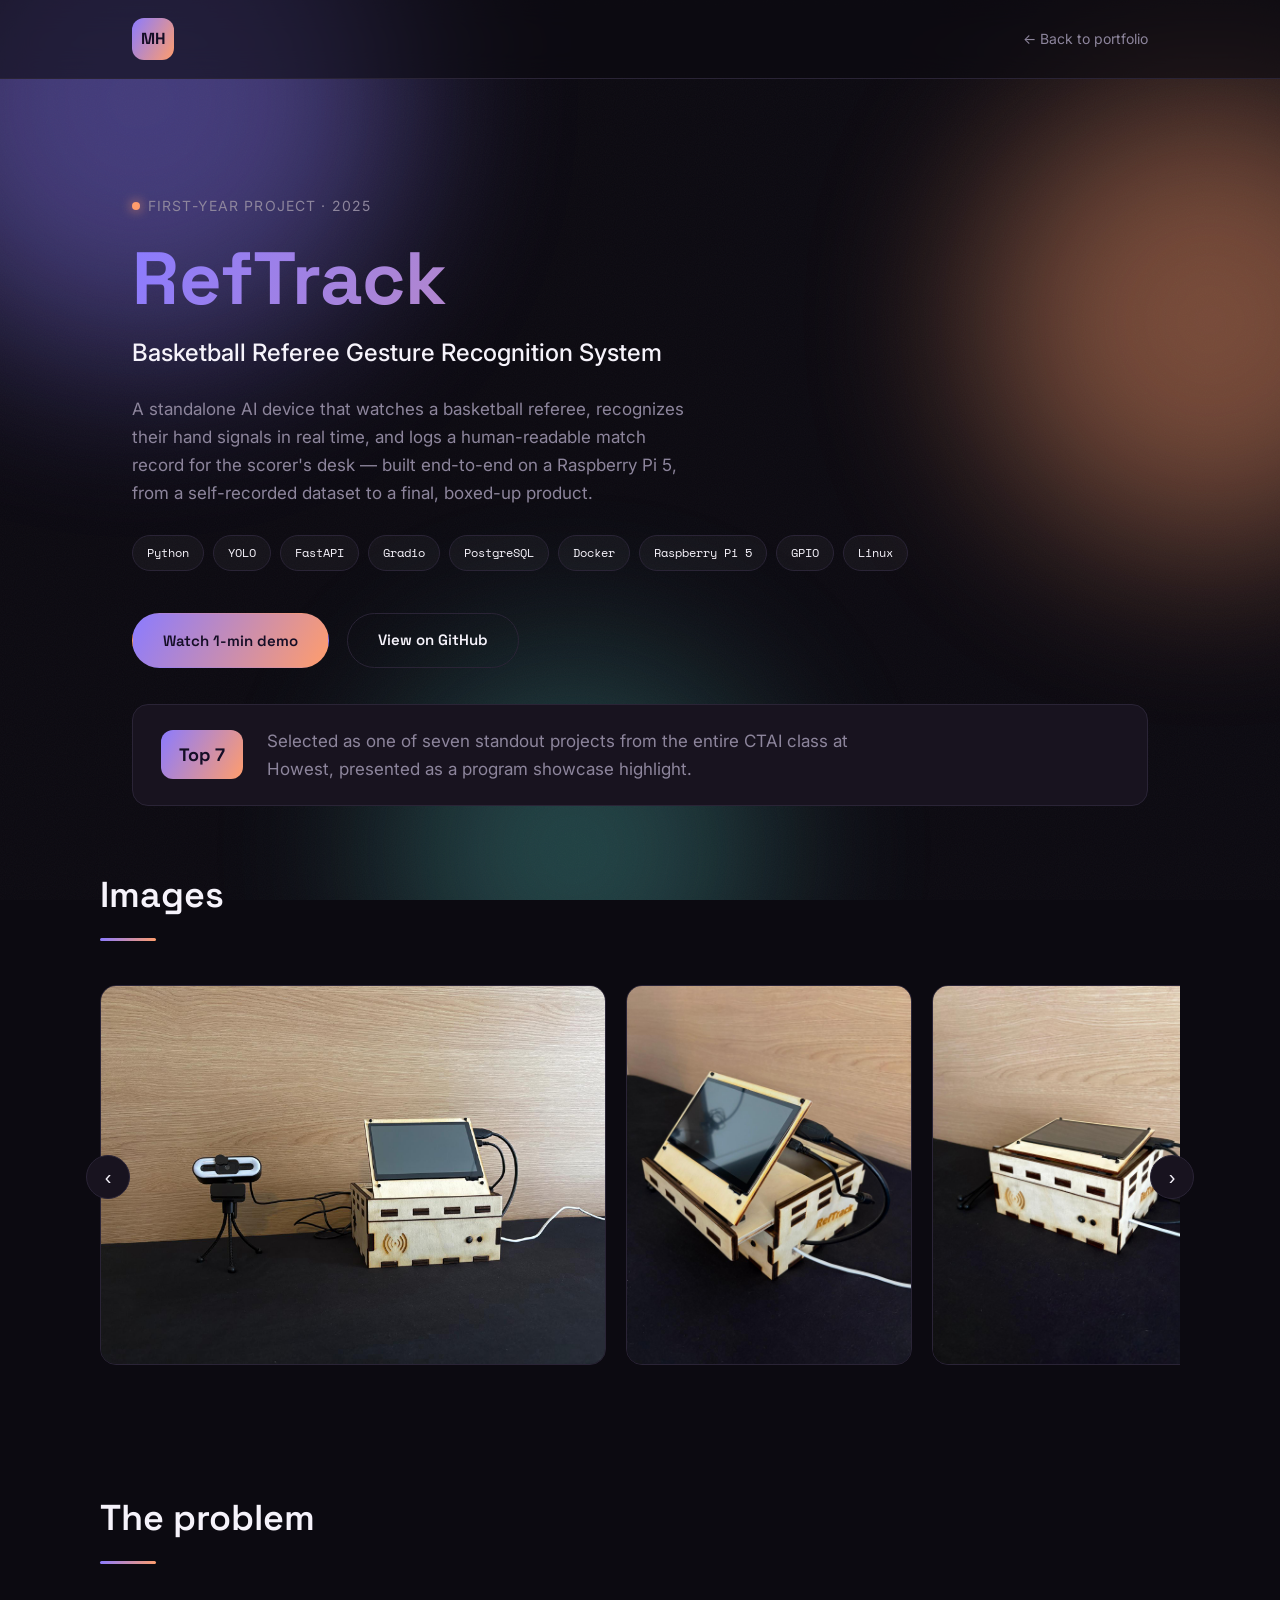
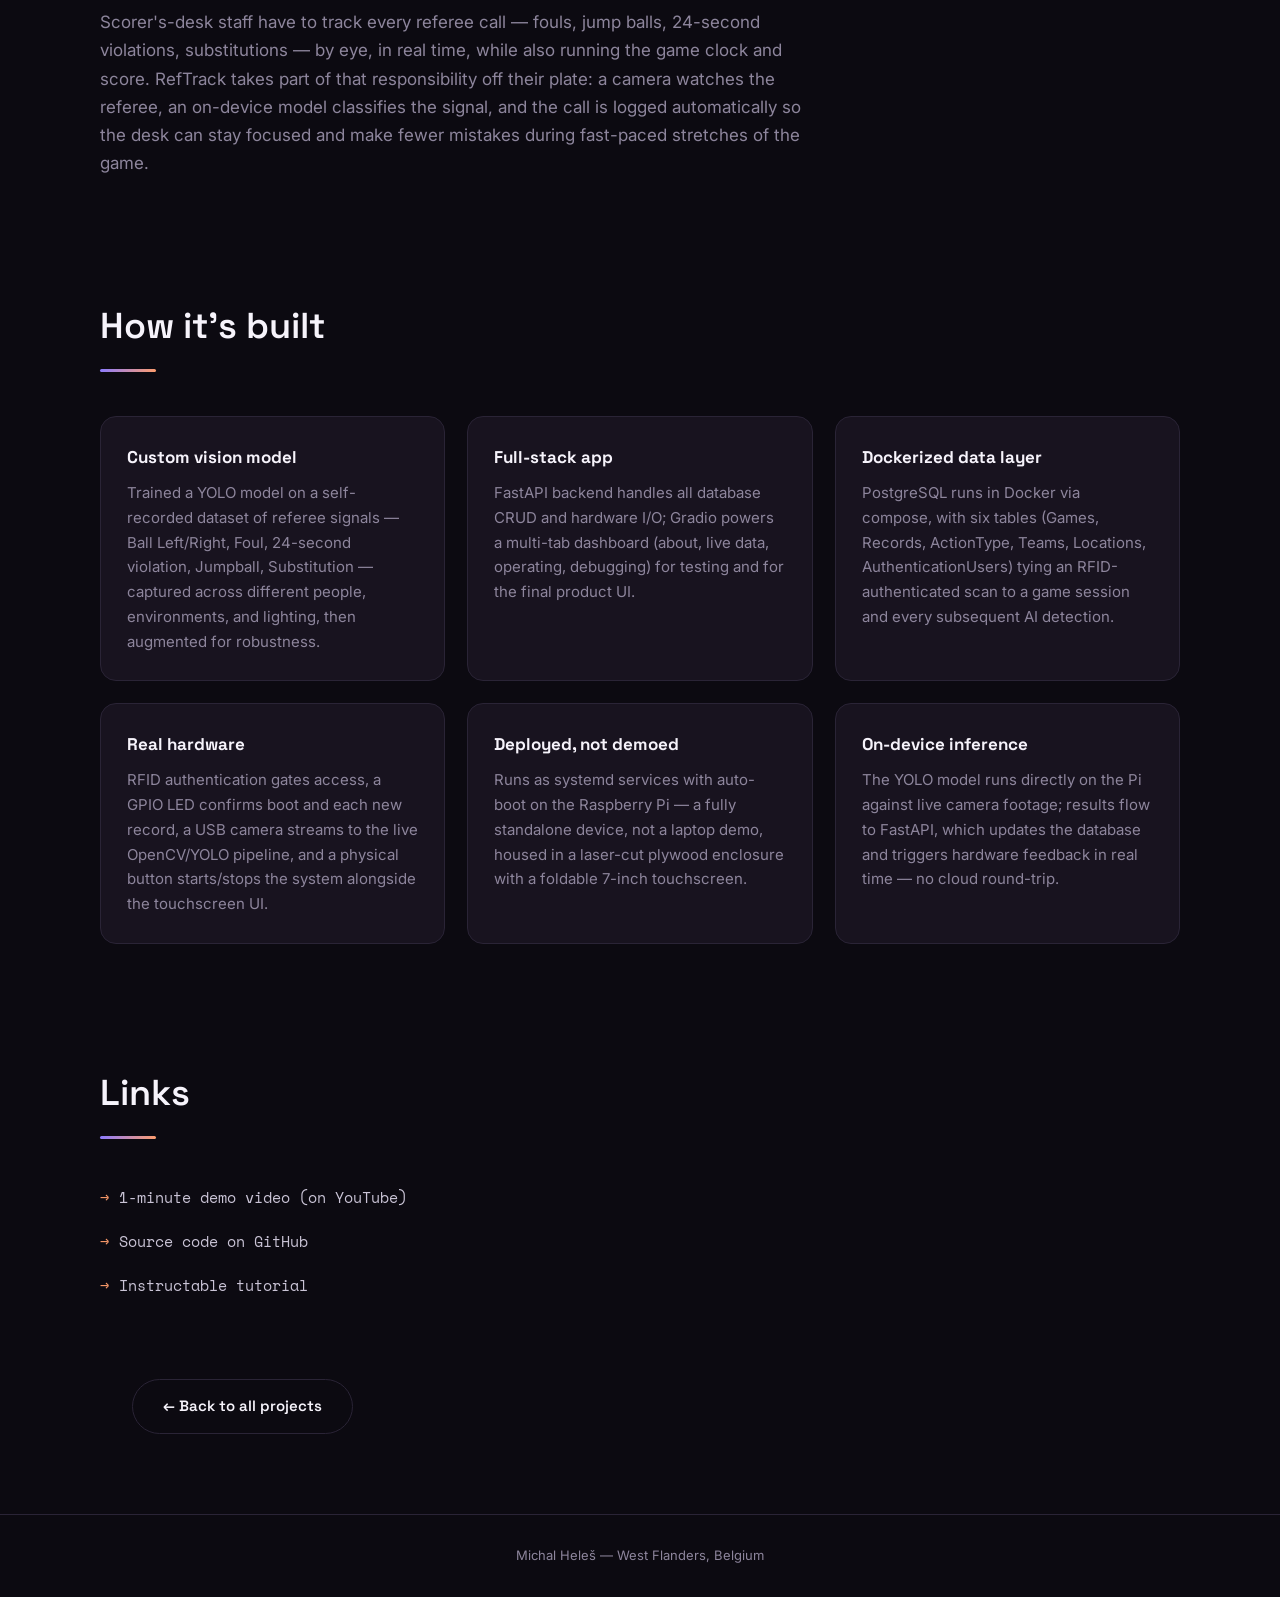
<file: projects/reftrack.html>
<!DOCTYPE html>
<html lang="en">
<head>
<meta charset="UTF-8">
<meta name="viewport" content="width=device-width, initial-scale=1.0">
<title>RefTrack — Basketball Referee Gesture Recognition | Michal Heleš</title>
<meta name="description" content="RefTrack: a custom YOLO model on a Raspberry Pi 5 that recognizes basketball referee signals in real time, with a FastAPI + Gradio + PostgreSQL stack.">
<link rel="canonical" href="https://helesmichal.github.io/projects/reftrack.html">
<meta property="og:type" content="article">
<meta property="og:url" content="https://helesmichal.github.io/projects/reftrack.html">
<meta property="og:title" content="RefTrack — Basketball Referee Gesture Recognition">
<meta property="og:description" content="A custom YOLO model on a Raspberry Pi 5 that recognizes basketball referee signals in real time, with a FastAPI + Gradio + PostgreSQL stack.">
<meta property="og:image" content="https://helesmichal.github.io/assets/reftrack/02-front-hero.jpeg">
<meta name="twitter:card" content="summary_large_image">
<meta name="twitter:title" content="RefTrack — Basketball Referee Gesture Recognition">
<meta name="twitter:description" content="A custom YOLO model on a Raspberry Pi 5 that recognizes basketball referee signals in real time, with a FastAPI + Gradio + PostgreSQL stack.">
<meta name="twitter:image" content="https://helesmichal.github.io/assets/reftrack/02-front-hero.jpeg">
<link rel="icon" type="image/svg+xml" href="../assets/favicon.svg">
<link rel="preconnect" href="https://fonts.googleapis.com">
<link rel="preconnect" href="https://fonts.gstatic.com" crossorigin>
<link href="https://fonts.googleapis.com/css2?family=Space+Grotesk:wght@500;600;700&family=Inter:wght@400;500;600;700&family=Space+Mono:wght@400;700&display=swap" rel="stylesheet">
<link rel="stylesheet" href="../css/style.css">
</head>
<body>

<div class="aurora" aria-hidden="true">
  <span class="blob blob-a"></span>
  <span class="blob blob-b"></span>
  <span class="blob blob-c"></span>
</div>
<div class="noise" aria-hidden="true"></div>

<header class="site-header">
  <nav class="nav container">
    <a href="../index.html#top" class="logo">MH</a>
    <a href="../index.html#work" class="back-link">← Back to portfolio</a>
  </nav>
</header>

<main>

  <section class="project-hero container">
    <p class="eyebrow reveal">First-year project · 2025</p>
    <h1 class="reveal" style="--d:1">RefTrack</h1>
    <p class="hero-role reveal" style="--d:2">Basketball Referee Gesture Recognition System</p>
    <p class="hero-text reveal" style="--d:3">
      A standalone AI device that watches a basketball referee, recognizes their hand
      signals in real time, and logs a human-readable match record for the scorer's
      desk — built end-to-end on a Raspberry Pi 5, from a self-recorded dataset to a
      final, boxed-up product.
    </p>
    <div class="pill-row reveal" style="--d:4">
      <span class="pill">Python</span>
      <span class="pill">YOLO</span>
      <span class="pill">FastAPI</span>
      <span class="pill">Gradio</span>
      <span class="pill">PostgreSQL</span>
      <span class="pill">Docker</span>
      <span class="pill">Raspberry Pi 5</span>
      <span class="pill">GPIO</span>
      <span class="pill">Linux</span>
    </div>
    <div class="hero-actions reveal" style="--d:5">
      <button type="button" class="btn btn-primary" id="openVideoModal">Watch 1-min demo</button>
      <a href="https://github.com/HelesMichal/ProjectOne_RefTrack" target="_blank" rel="noopener" class="btn btn-outline">View on GitHub</a>
    </div>
  </section>

  <div class="video-modal" id="videoModal" aria-hidden="true">
    <div class="video-modal-backdrop" data-close></div>
    <div class="video-modal-content">
      <button type="button" class="video-modal-close" data-close aria-label="Close video">✕</button>
      <div class="video-modal-frame">
        <iframe id="videoIframe" src="" data-src="https://www.youtube.com/embed/Hlc6nt3GwlM" title="RefTrack 1-minute demo video" allow="accelerometer; autoplay; clipboard-write; encrypted-media; gyroscope; picture-in-picture" allowfullscreen></iframe>
      </div>
    </div>
  </div>

  <div class="container">
    <div class="recognition reveal">
      <span class="recognition-badge">Top 7</span>
      <p>Selected as one of seven standout projects from the entire CTAI class at Howest, presented as a program showcase highlight.</p>
    </div>
  </div>

  <section class="content-section container">
    <h2 class="section-title reveal">Images</h2>
    <div class="carousel reveal">
      <button type="button" class="carousel-arrow prev" aria-label="Previous image">‹</button>
      <div class="carousel-track">
        <div class="carousel-slide"><img src="../assets/reftrack/01-setup-wide.jpeg" alt="The full RefTrack setup: the wooden enclosure with its touchscreen, next to the USB camera on a tripod that watches the referee."></div>
        <div class="carousel-slide"><img src="../assets/reftrack/02-front-hero.jpeg" alt="Front view of the RefTrack enclosure, showing the laser-cut plywood housing, the RefTrack nameplate, and the foldable 7-inch touchscreen."></div>
        <div class="carousel-slide"><img src="../assets/reftrack/03-top-down.jpeg" alt="Top-down view of the closed enclosure, showing the RFID scan panel and the physical start/stop buttons on the front face."></div>
        <div class="carousel-slide"><img src="../assets/reftrack/04-internals.jpeg" alt="Inside the enclosure: the Raspberry Pi 5 with an active cooling fan, the RFID reader module, and the wiring harness."></div>
        <div class="carousel-slide"><img src="../assets/reftrack/05-ui-setup-v1.png" alt="Gradio 'Live Game Control' screen for configuring a new match — team selection, jersey colors, and venue."></div>
        <div class="carousel-slide"><img src="../assets/reftrack/06-ui-setup-v2.png" alt="A refined version of the match setup screen, with a combined venue/arena field and tip-off date and time."></div>
        <div class="carousel-slide"><img src="../assets/reftrack/07-ui-live-feed.png" alt="Live match view for Atlanta Hawks vs Boston Celtics, showing the jumpball possession arrow and a real-time action feed of referee calls."></div>
        <div class="carousel-slide"><img src="../assets/reftrack/08-ui-statistics.png" alt="Per-quarter statistics breakdown — counts of fouls, jump balls, substitutions, and violations generated automatically from the action feed."></div>
      </div>
      <button type="button" class="carousel-arrow next" aria-label="Next image">›</button>
    </div>
  </section>

  <section class="content-section container">
    <h2 class="section-title reveal">The problem</h2>
    <p class="reveal">
      Scorer's-desk staff have to track every referee call — fouls, jump balls,
      24-second violations, substitutions — by eye, in real time, while also running
      the game clock and score. RefTrack takes part of that responsibility off their
      plate: a camera watches the referee, an on-device model classifies the signal,
      and the call is logged automatically so the desk can stay focused and make
      fewer mistakes during fast-paced stretches of the game.
    </p>
  </section>

  <section class="content-section container">
    <h2 class="section-title reveal">How it's built</h2>
    <div class="feature-grid">
      <div class="feature-card reveal">
        <h3>Custom vision model</h3>
        <p>Trained a YOLO model on a self-recorded dataset of referee signals — Ball Left/Right, Foul, 24-second violation, Jumpball, Substitution — captured across different people, environments, and lighting, then augmented for robustness.</p>
      </div>
      <div class="feature-card reveal">
        <h3>Full-stack app</h3>
        <p>FastAPI backend handles all database CRUD and hardware I/O; Gradio powers a multi-tab dashboard (about, live data, operating, debugging) for testing and for the final product UI.</p>
      </div>
      <div class="feature-card reveal">
        <h3>Dockerized data layer</h3>
        <p>PostgreSQL runs in Docker via compose, with six tables (Games, Records, ActionType, Teams, Locations, AuthenticationUsers) tying an RFID-authenticated scan to a game session and every subsequent AI detection.</p>
      </div>
      <div class="feature-card reveal">
        <h3>Real hardware</h3>
        <p>RFID authentication gates access, a GPIO LED confirms boot and each new record, a USB camera streams to the live OpenCV/YOLO pipeline, and a physical button starts/stops the system alongside the touchscreen UI.</p>
      </div>
      <div class="feature-card reveal">
        <h3>Deployed, not demoed</h3>
        <p>Runs as systemd services with auto-boot on the Raspberry Pi — a fully standalone device, not a laptop demo, housed in a laser-cut plywood enclosure with a foldable 7-inch touchscreen.</p>
      </div>
      <div class="feature-card reveal">
        <h3>On-device inference</h3>
        <p>The YOLO model runs directly on the Pi against live camera footage; results flow to FastAPI, which updates the database and triggers hardware feedback in real time — no cloud round-trip.</p>
      </div>
    </div>
  </section>

  <section class="content-section container">
    <h2 class="section-title reveal">Links</h2>
    <ul class="contact-links reveal">
      <li><a href="https://youtu.be/Hlc6nt3GwlM" target="_blank" rel="noopener"><span class="link-arrow">→</span>1-minute demo video (on YouTube)</a></li>
      <li><a href="https://github.com/HelesMichal/ProjectOne_RefTrack" target="_blank" rel="noopener"><span class="link-arrow">→</span>Source code on GitHub</a></li>
      <li><a href="https://www.instructables.com/RefTrack-Basketball-Referee-Gesture-Recognition-Us/" target="_blank" rel="noopener"><span class="link-arrow">→</span>Instructable tutorial</a></li>
    </ul>
  </section>

  <div class="container">
    <a href="../index.html#work" class="btn btn-outline back-cta reveal">← Back to all projects</a>
  </div>

</main>

<footer class="site-footer">
  <div class="container footer-inner">
    <p>Michal Heleš — West Flanders, Belgium</p>
  </div>
</footer>

<script src="../js/script.js"></script>
<script src="../js/project-detail.js"></script>
</body>
</html>
</file>
<file: css/style.css>
/* ---------- Reset & Base ---------- */
*, *::before, *::after { box-sizing: border-box; margin: 0; padding: 0; }

:root {
  --bg: #0c0a11;
  --bg-alt: #141019;
  --bg-card: #18131f;
  --border: #2a2436;
  --text: #cac4d6;
  --text-dim: #8d859c;
  --heading: #f6f3fb;
  --accent: #8b7bff;
  --accent-2: #ff9d6c;
  --accent-dim: rgba(139, 123, 255, 0.14);
  --grad: linear-gradient(120deg, var(--accent), var(--accent-2));
  --display: 'Space Grotesk', sans-serif;
  --sans: 'Inter', sans-serif;
  --mono: 'Space Mono', monospace;
  --max-width: 1080px;
  --transition: 0.35s cubic-bezier(0.22, 1, 0.36, 1);
}

html { scroll-behavior: smooth; }

body {
  background: var(--bg);
  color: var(--text);
  font-family: var(--sans);
  line-height: 1.65;
  font-size: 17px;
  overflow-x: hidden;
}

a { color: inherit; text-decoration: none; }
ul { list-style: none; }
img { max-width: 100%; display: block; }
h1, h2, h3 { font-family: var(--display); }

.container {
  max-width: var(--max-width);
  margin: 0 auto;
  padding: 0 32px;
}

.accent {
  background: var(--grad);
  -webkit-background-clip: text;
  background-clip: text;
  color: transparent;
}

/* ---------- Ambient background ---------- */
.aurora {
  position: fixed;
  inset: 0;
  z-index: -2;
  overflow: hidden;
  pointer-events: none;
}
.blob {
  position: absolute;
  border-radius: 50%;
  filter: blur(90px);
  opacity: 0.45;
  will-change: transform;
}
.blob-a {
  width: 520px; height: 520px;
  background: var(--accent);
  top: -160px; left: -120px;
  animation: drift-a 22s ease-in-out infinite;
}
.blob-b {
  width: 460px; height: 460px;
  background: var(--accent-2);
  top: 10%; right: -160px;
  animation: drift-b 26s ease-in-out infinite;
}
.blob-c {
  width: 380px; height: 380px;
  background: #5ad1c9;
  bottom: -140px; left: 30%;
  opacity: 0.3;
  animation: drift-c 30s ease-in-out infinite;
}
@keyframes drift-a {
  0%, 100% { transform: translate(0, 0) scale(1); }
  50% { transform: translate(60px, 80px) scale(1.15); }
}
@keyframes drift-b {
  0%, 100% { transform: translate(0, 0) scale(1); }
  50% { transform: translate(-70px, 50px) scale(1.1); }
}
@keyframes drift-c {
  0%, 100% { transform: translate(0, 0) scale(1); }
  50% { transform: translate(40px, -60px) scale(1.2); }
}

.noise {
  position: fixed;
  inset: 0;
  z-index: -1;
  opacity: 0.035;
  pointer-events: none;
  background-image: url("data:image/svg+xml,%3Csvg xmlns='http://www.w3.org/2000/svg' width='120' height='120'%3E%3Cfilter id='n'%3E%3CfeTurbulence type='fractalNoise' baseFrequency='0.9' numOctaves='2' stitchTiles='stitch'/%3E%3C/filter%3E%3Crect width='100%25' height='100%25' filter='url(%23n)'/%3E%3C/svg%3E");
}

/* ---------- Buttons ---------- */
.btn {
  display: inline-block;
  font-family: var(--display);
  font-size: 15px;
  font-weight: 600;
  padding: 14px 30px;
  border-radius: 999px;
  border: 1.5px solid transparent;
  transition: transform var(--transition), box-shadow var(--transition), background var(--transition), color var(--transition);
}
.btn-primary {
  background: var(--grad);
  color: #150e26;
}
.btn-primary:hover {
  transform: translateY(-3px);
  box-shadow: 0 14px 30px -10px rgba(139, 123, 255, 0.55);
}
.btn-outline {
  border-color: var(--border);
  color: var(--heading);
  background: transparent;
}
.btn-outline:hover {
  border-color: var(--accent);
  background: var(--accent-dim);
  transform: translateY(-3px);
}

/* ---------- Header / Nav ---------- */
.site-header {
  position: fixed;
  top: 0;
  left: 0;
  right: 0;
  z-index: 100;
  backdrop-filter: blur(14px);
  background: rgba(12, 10, 17, 0.6);
  border-bottom: 1px solid var(--border);
}

.nav {
  display: flex;
  align-items: center;
  justify-content: space-between;
  height: 78px;
}

.logo {
  display: inline-flex;
  align-items: center;
  justify-content: center;
  width: 42px;
  height: 42px;
  border-radius: 12px;
  background: var(--grad);
  color: #150e26;
  font-family: var(--display);
  font-weight: 700;
  font-size: 16px;
  transition: transform var(--transition);
}
.logo:hover { transform: rotate(-8deg) scale(1.05); }

.nav-links {
  display: flex;
  align-items: center;
  gap: 36px;
}
.nav-links a:not(.btn) {
  position: relative;
  font-size: 15px;
  color: var(--text);
  transition: color var(--transition);
  padding-bottom: 4px;
}
.nav-links a:not(.btn)::after {
  content: '';
  position: absolute;
  left: 0; bottom: 0;
  width: 0;
  height: 2px;
  background: var(--grad);
  transition: width var(--transition);
}
.nav-links a:not(.btn):hover { color: var(--heading); }
.nav-links a:not(.btn):hover::after { width: 100%; }
.nav-cta { margin-left: 8px; padding: 10px 22px; font-size: 14px; }

.nav-toggle {
  display: none;
  flex-direction: column;
  gap: 5px;
  background: none;
  border: none;
  cursor: pointer;
  padding: 8px;
  z-index: 101;
}
.nav-toggle span {
  width: 24px;
  height: 2px;
  border-radius: 2px;
  background: var(--heading);
  transition: all var(--transition);
}

/* ---------- Sections (shared) ---------- */
main section {
  padding: 130px 0 90px;
  position: relative;
}
.hero, .project-hero { padding-top: 190px; }

.section-title {
  display: inline-block;
  font-size: clamp(28px, 4vw, 36px);
  font-weight: 600;
  color: var(--heading);
  margin-bottom: 44px;
  position: relative;
  padding-bottom: 16px;
}
.section-title::after {
  content: '';
  position: absolute;
  left: 0; bottom: 0;
  width: 0;
  height: 3px;
  border-radius: 3px;
  background: var(--grad);
  transition: width 0.8s cubic-bezier(0.22, 1, 0.36, 1);
}
.section-title.reveal.visible::after { width: 56px; }
.section-title.centered { display: block; text-align: center; }
.section-title.centered::after { left: 50%; transform: translateX(-50%); }

.section-note {
  color: var(--text-dim);
  font-size: 14px;
  margin-top: -28px;
  margin-bottom: 36px;
  max-width: 480px;
}

/* ---------- Hero ---------- */
.eyebrow {
  display: inline-flex;
  align-items: center;
  gap: 8px;
  color: var(--text-dim);
  font-size: 14px;
  letter-spacing: 0.08em;
  text-transform: uppercase;
  margin-bottom: 22px;
}
.eyebrow::before {
  content: '';
  width: 8px;
  height: 8px;
  border-radius: 50%;
  background: var(--accent-2);
  box-shadow: 0 0 12px var(--accent-2);
}
.hero h1, .project-hero h1 {
  font-size: clamp(42px, 8vw, 74px);
  font-weight: 700;
  line-height: 1.05;
  background: var(--grad);
  -webkit-background-clip: text;
  background-clip: text;
  color: transparent;
}
.hero-role {
  font-size: clamp(19px, 3vw, 24px);
  color: var(--heading);
  font-weight: 500;
  margin-top: 16px;
  max-width: 640px;
}
.hero-text {
  max-width: 560px;
  margin-top: 22px;
  color: var(--text-dim);
  font-size: 17px;
}
.hero-actions {
  display: flex;
  gap: 18px;
  margin-top: 42px;
  flex-wrap: wrap;
}

.status-badge {
  display: inline-flex;
  align-items: center;
  gap: 10px;
  margin-top: 30px;
  padding: 8px 16px;
  border: 1px solid var(--border);
  border-radius: 999px;
  background: var(--bg-card);
  color: var(--text-dim);
  font-size: 14px;
}
.status-dot {
  width: 8px;
  height: 8px;
  border-radius: 50%;
  background: #4ade80;
  box-shadow: 0 0 0 rgba(74, 222, 128, 0.6);
  animation: status-pulse 2s infinite;
}
@keyframes status-pulse {
  0% { box-shadow: 0 0 0 0 rgba(74, 222, 128, 0.55); }
  70% { box-shadow: 0 0 0 8px rgba(74, 222, 128, 0); }
  100% { box-shadow: 0 0 0 0 rgba(74, 222, 128, 0); }
}

/* ---------- About ---------- */
.about-grid {
  display: grid;
  grid-template-columns: minmax(180px, 260px) 1fr;
  gap: 48px;
  align-items: center;
  margin-bottom: 40px;
}
.about-text p { color: var(--text-dim); margin-bottom: 18px; }
.about-text p:last-child { margin-bottom: 0; }

.about-photo {
  border: 1px solid var(--border);
  border-radius: 16px;
  overflow: hidden;
  background: var(--bg-card);
  aspect-ratio: 1 / 1;
}
.about-photo img { width: 100%; height: 100%; object-fit: cover; display: block; }

.about-stats {
  display: flex;
  flex-wrap: wrap;
  gap: 16px;
}
.about-stats .stat-card { flex: 1; min-width: 200px; }
.stat-card {
  background: var(--bg-card);
  border: 1px solid var(--border);
  border-radius: 14px;
  padding: 20px 24px;
}
.stat-num {
  display: block;
  font-family: var(--display);
  font-size: 26px;
  font-weight: 700;
  background: var(--grad);
  -webkit-background-clip: text;
  background-clip: text;
  color: transparent;
}
.stat-label {
  display: block;
  font-size: 13px;
  color: var(--text-dim);
  margin-top: 4px;
}

/* ---------- Experience timeline ---------- */
.timeline {
  position: relative;
  padding-left: 28px;
}
.timeline::before {
  content: '';
  position: absolute;
  left: 6px;
  top: 6px;
  bottom: 6px;
  width: 2px;
  background: linear-gradient(to bottom, var(--accent), transparent);
  opacity: 0.4;
}
.timeline-item {
  position: relative;
  padding-bottom: 44px;
}
.timeline-item:last-child { padding-bottom: 0; }
.timeline-dot {
  position: absolute;
  left: -28px;
  top: 6px;
  width: 14px;
  height: 14px;
  border-radius: 50%;
  background: var(--bg);
  border: 2px solid var(--accent);
  transition: transform var(--transition), background var(--transition);
}
.timeline-item.visible .timeline-dot {
  background: var(--accent);
  transform: scale(1.15);
}
.timeline-content {
  display: block;
  background: var(--bg-card);
  border: 1px solid var(--border);
  border-radius: 14px;
  padding: 24px 26px;
  transition: border-color var(--transition), transform var(--transition);
}
.timeline-content:hover { border-color: var(--accent); transform: translateX(4px); }
.timeline-head {
  display: flex;
  flex-wrap: wrap;
  justify-content: space-between;
  align-items: baseline;
  gap: 8px;
}
.timeline-head h3 { font-size: 18px; color: var(--heading); }
.timeline-date {
  font-family: var(--mono);
  font-size: 12px;
  color: var(--accent-2);
  white-space: nowrap;
}
.timeline-org {
  color: var(--text-dim);
  font-size: 14px;
  font-weight: 600;
  margin: 4px 0 10px;
}
.timeline-content p:last-child { color: var(--text-dim); font-size: 15px; }
.timeline-cta {
  display: inline-block;
  margin-top: 14px;
  font-size: 13px;
  font-weight: 600;
  color: var(--text-dim);
  transition: color var(--transition);
}
.timeline-content:hover .timeline-cta { color: var(--accent); }

/* ---------- Skills ---------- */
.skills-grid {
  display: grid;
  grid-template-columns: repeat(auto-fit, minmax(240px, 1fr));
  gap: 22px;
  align-items: start;
}
.skill-card {
  position: relative;
  background: var(--bg-card);
  border: 1px solid var(--border);
  border-radius: 16px;
  padding: 28px;
  overflow: hidden;
}
.skill-card h3 {
  color: var(--heading);
  font-size: 18px;
  margin-bottom: 16px;
  position: relative;
}
.pill-row { display: flex; flex-wrap: wrap; gap: 9px; position: relative; }
.pill {
  font-family: var(--mono);
  font-size: 12px;
  color: var(--heading);
  background: rgba(255,255,255,0.04);
  border: 1px solid var(--border);
  padding: 7px 14px;
  border-radius: 20px;
}
.pill-row.small .pill { font-size: 11px; padding: 4px 11px; }

/* ---------- Projects ---------- */
.projects-grid {
  display: grid;
  grid-template-columns: repeat(auto-fit, minmax(280px, 1fr));
  gap: 26px;
}
.project-card {
  --mx: 50%;
  --my: 50%;
  position: relative;
  background: var(--bg-card);
  border: 1px solid var(--border);
  border-radius: 16px;
  padding: 28px;
  display: flex;
  flex-direction: column;
  gap: 14px;
  overflow: hidden;
  transition: transform var(--transition), border-color var(--transition), box-shadow var(--transition);
}
.project-card::before {
  content: '';
  position: absolute;
  inset: 0;
  background: radial-gradient(300px circle at var(--mx) var(--my), var(--accent-dim), transparent 70%);
  opacity: 0;
  transition: opacity var(--transition);
}
.project-card:hover::before { opacity: 1; }
.project-card:hover {
  transform: translateY(-6px);
  border-color: var(--accent);
  box-shadow: 0 20px 40px -20px rgba(0,0,0,0.5);
}
.project-thumb {
  margin: -28px -28px 4px;
  aspect-ratio: 16 / 10;
  overflow: hidden;
  background: var(--bg-alt);
  position: relative;
}
.project-thumb img { width: 100%; height: 100%; object-fit: cover; display: block; }
.project-thumb.pattern {
  display: flex;
  align-items: flex-end;
  justify-content: center;
  gap: 10px;
  padding: 26px;
  background: linear-gradient(135deg, var(--bg-alt), var(--bg-card));
}
.project-thumb.pattern span {
  width: 20px;
  border-radius: 5px 5px 0 0;
  background: var(--grad);
  opacity: 0.85;
}
.project-top {
  display: flex;
  justify-content: space-between;
  align-items: center;
  position: relative;
}
.project-index {
  font-family: var(--mono);
  font-size: 13px;
  color: var(--accent-2);
  opacity: 0.8;
}
.project-links { display: flex; gap: 14px; position: relative; }
.project-links a {
  font-size: 13px;
  font-weight: 600;
  color: var(--text-dim);
}
.project-links a:hover { color: var(--accent); }
.project-cta {
  font-size: 13px;
  font-weight: 600;
  color: var(--text-dim);
  position: relative;
  transition: color var(--transition);
}
.project-card:hover .project-cta { color: var(--accent); }
.project-card h3 { color: var(--heading); font-size: 20px; position: relative; }
.project-card p { color: var(--text-dim); font-size: 15px; flex: 1; position: relative; }

/* ---------- Contact ---------- */
.contact-card {
  position: relative;
  display: grid;
  grid-template-columns: 1.4fr 1fr;
  gap: 40px;
  background: var(--bg-card);
  border: 1px solid var(--border);
  border-radius: 22px;
  padding: 52px;
  overflow: hidden;
}
.contact-card::before {
  content: '';
  position: absolute;
  top: -120px;
  right: -120px;
  width: 320px;
  height: 320px;
  border-radius: 50%;
  background: var(--grad);
  opacity: 0.12;
  filter: blur(60px);
  pointer-events: none;
}

.contact-eyebrow { margin-bottom: 16px; }
.contact-title {
  font-size: clamp(26px, 4vw, 38px);
  color: var(--heading);
  margin-bottom: 16px;
  font-weight: 700;
  position: relative;
}
.contact-card-text .contact-text {
  color: var(--text-dim);
  max-width: 400px;
  position: relative;
}

.contact-links {
  display: flex;
  flex-direction: column;
  justify-content: center;
  gap: 16px;
  position: relative;
}
.contact-links a {
  display: inline-flex;
  align-items: center;
  gap: 10px;
  font-family: var(--mono);
  font-size: 15px;
  color: var(--text);
  transition: color var(--transition), gap var(--transition);
}
.contact-links a:hover { color: var(--accent); gap: 15px; }
.link-arrow {
  color: var(--accent-2);
  transition: transform var(--transition);
}
.contact-links a:hover .link-arrow { transform: translateX(4px); }

/* ---------- Footer ---------- */
.site-footer {
  border-top: 1px solid var(--border);
  padding: 30px 0;
}
.footer-inner {
  display: flex;
  justify-content: center;
  align-items: center;
  flex-wrap: wrap;
  gap: 16px;
}
.social-links { display: flex; gap: 22px; }
.social-links a {
  font-size: 14px;
  color: var(--text-dim);
  transition: color var(--transition);
}
.social-links a:hover { color: var(--accent); }
.footer-inner p {
  font-size: 13px;
  color: var(--text-dim);
}

/* ---------- Scroll reveal ---------- */
.reveal {
  opacity: 0;
  transform: translateY(28px);
  transition: opacity 0.7s cubic-bezier(0.22, 1, 0.36, 1), transform 0.7s cubic-bezier(0.22, 1, 0.36, 1);
  transition-delay: calc(var(--d, 0) * 90ms);
}
.reveal.visible {
  opacity: 1;
  transform: translateY(0);
}

/* stagger children within grids as they come into view */
.skills-grid .reveal:nth-child(2) { transition-delay: 0.1s; }
.skills-grid .reveal:nth-child(3) { transition-delay: 0.2s; }
.projects-grid .reveal:nth-child(2) { transition-delay: 0.1s; }
.projects-grid .reveal:nth-child(3) { transition-delay: 0.2s; }
.timeline-item:nth-child(2) { transition-delay: 0.08s; }
.timeline-item:nth-child(3) { transition-delay: 0.16s; }
.timeline-item:nth-child(4) { transition-delay: 0.24s; }

/* ---------- Responsive ---------- */
@media (max-width: 800px) {
  .about-grid { grid-template-columns: 1fr; }
  .about-photo { max-width: 220px; margin: 0 auto; }

  .contact-card { grid-template-columns: 1fr; padding: 36px 28px; }
  .contact-links {
    border-top: 1px solid var(--border);
    padding-top: 24px;
    margin-top: 4px;
  }

  .nav-toggle { display: flex; }
  .nav-links {
    position: fixed;
    inset: 0;
    height: 100vh;
    width: 100%;
    background: rgba(12, 10, 17, 0.98);
    backdrop-filter: blur(20px);
    flex-direction: column;
    justify-content: center;
    align-items: center;
    gap: 30px;
    opacity: 0;
    transform: scale(0.98);
    pointer-events: none;
    transition: opacity var(--transition), transform var(--transition);
  }
  .nav-links.open {
    opacity: 1;
    transform: scale(1);
    pointer-events: auto;
  }
  .nav-links a:not(.btn) { font-size: 20px; }
}

@media (max-width: 480px) {
  .container { padding: 0 20px; }
  main section { padding: 100px 0 60px; }
  .blob { filter: blur(60px); }
}

@media (prefers-reduced-motion: reduce) {
  .blob { animation: none; }
  .reveal { transition: none; opacity: 1; transform: none; }
  .status-dot { animation: none; }
}

/* ---------- Project detail pages ---------- */
.back-link {
  font-size: 14px;
  color: var(--text-dim);
  transition: color var(--transition);
}
.back-link:hover { color: var(--accent); }

.project-hero .pill-row { margin-top: 28px; }

.content-section { padding: 60px 0; }
.content-section p { color: var(--text-dim); max-width: 720px; }
.content-section code {
  font-family: var(--mono);
  font-size: 0.9em;
  color: var(--accent);
  background: var(--accent-dim);
  padding: 2px 7px;
  border-radius: 5px;
}

.feature-grid {
  display: grid;
  grid-template-columns: repeat(auto-fit, minmax(260px, 1fr));
  gap: 22px;
}
.feature-card {
  background: var(--bg-card);
  border: 1px solid var(--border);
  border-radius: 16px;
  padding: 26px;
}
.feature-card h3 { color: var(--heading); font-size: 17px; margin-bottom: 10px; }
.feature-card p { color: var(--text-dim); font-size: 15px; max-width: none; }

.stat-row { flex-direction: row; flex-wrap: wrap; }
.stat-row .stat-card { flex: 1; min-width: 200px; }

.back-cta { margin: 20px 0 80px; }

.recognition {
  display: flex;
  align-items: center;
  gap: 24px;
  background: var(--bg-card);
  border: 1px solid var(--border);
  border-radius: 16px;
  padding: 22px 28px;
  margin-top: 36px;
}
.recognition-badge {
  flex-shrink: 0;
  font-family: var(--display);
  font-weight: 700;
  font-size: 18px;
  padding: 10px 18px;
  border-radius: 12px;
  background: var(--grad);
  color: #150e26;
  white-space: nowrap;
}
.recognition p { color: var(--text-dim); max-width: 640px; }

@media (max-width: 560px) {
  .recognition { flex-direction: column; align-items: flex-start; gap: 14px; }
}

/* ---------- Video modal ---------- */
.video-modal {
  position: fixed;
  inset: 0;
  z-index: 200;
  display: flex;
  align-items: center;
  justify-content: center;
  opacity: 0;
  pointer-events: none;
  transition: opacity var(--transition);
}
.video-modal.open { opacity: 1; pointer-events: auto; }
.video-modal-backdrop {
  position: absolute;
  inset: 0;
  background: rgba(8, 6, 12, 0.85);
  backdrop-filter: blur(8px);
}
.video-modal-content {
  position: relative;
  width: min(900px, 92vw);
  background: var(--bg-card);
  border: 1px solid var(--border);
  border-radius: 20px;
  padding: 18px;
  transform: scale(0.96);
  transition: transform var(--transition);
}
.video-modal.open .video-modal-content { transform: scale(1); }
.video-modal-close {
  position: absolute;
  top: -16px;
  right: -16px;
  width: 38px;
  height: 38px;
  border-radius: 50%;
  background: var(--grad);
  color: #150e26;
  border: none;
  font-size: 15px;
  cursor: pointer;
  display: flex;
  align-items: center;
  justify-content: center;
  transition: transform var(--transition);
}
.video-modal-close:hover { transform: scale(1.08) rotate(90deg); }
.video-modal-frame {
  position: relative;
  width: 100%;
  aspect-ratio: 16 / 9;
  border-radius: 12px;
  overflow: hidden;
  background: #000;
}
.video-modal-frame iframe {
  position: absolute;
  inset: 0;
  width: 100%;
  height: 100%;
  border: 0;
}

/* ---------- Image carousel ---------- */
.carousel { position: relative; }
.carousel-track {
  display: flex;
  gap: 20px;
  overflow-x: auto;
  scroll-snap-type: x mandatory;
  scrollbar-width: none;
  padding-bottom: 4px;
}
.carousel-track::-webkit-scrollbar { display: none; }
.carousel-slide {
  flex: 0 0 auto;
  scroll-snap-align: start;
  border: 1px solid var(--border);
  border-radius: 16px;
  overflow: hidden;
  background: var(--bg-alt);
  height: 380px;
  display: flex;
  align-items: center;
  justify-content: center;
}
.carousel-slide img { height: 100%; width: auto; max-width: min(640px, 82vw); display: block; object-fit: contain; }
.carousel-slide.placeholder {
  width: min(520px, 82vw);
  color: var(--text-dim);
  font-family: var(--mono);
  font-size: 14px;
  border-style: dashed;
}

@media (max-width: 700px) {
  .carousel-slide { height: 280px; }
}
.carousel-arrow {
  position: absolute;
  top: 50%;
  transform: translateY(-50%);
  width: 44px;
  height: 44px;
  border-radius: 50%;
  background: var(--bg-card);
  border: 1px solid var(--border);
  color: var(--heading);
  font-size: 20px;
  line-height: 1;
  cursor: pointer;
  display: flex;
  align-items: center;
  justify-content: center;
  transition: border-color var(--transition), color var(--transition), transform var(--transition);
  z-index: 5;
}
.carousel-arrow:hover { border-color: var(--accent); color: var(--accent); transform: translateY(-50%) scale(1.08); }
.carousel-arrow.prev { left: -14px; }
.carousel-arrow.next { right: -14px; }

@media (max-width: 700px) {
  .carousel-arrow { display: none; }
}
</file>
